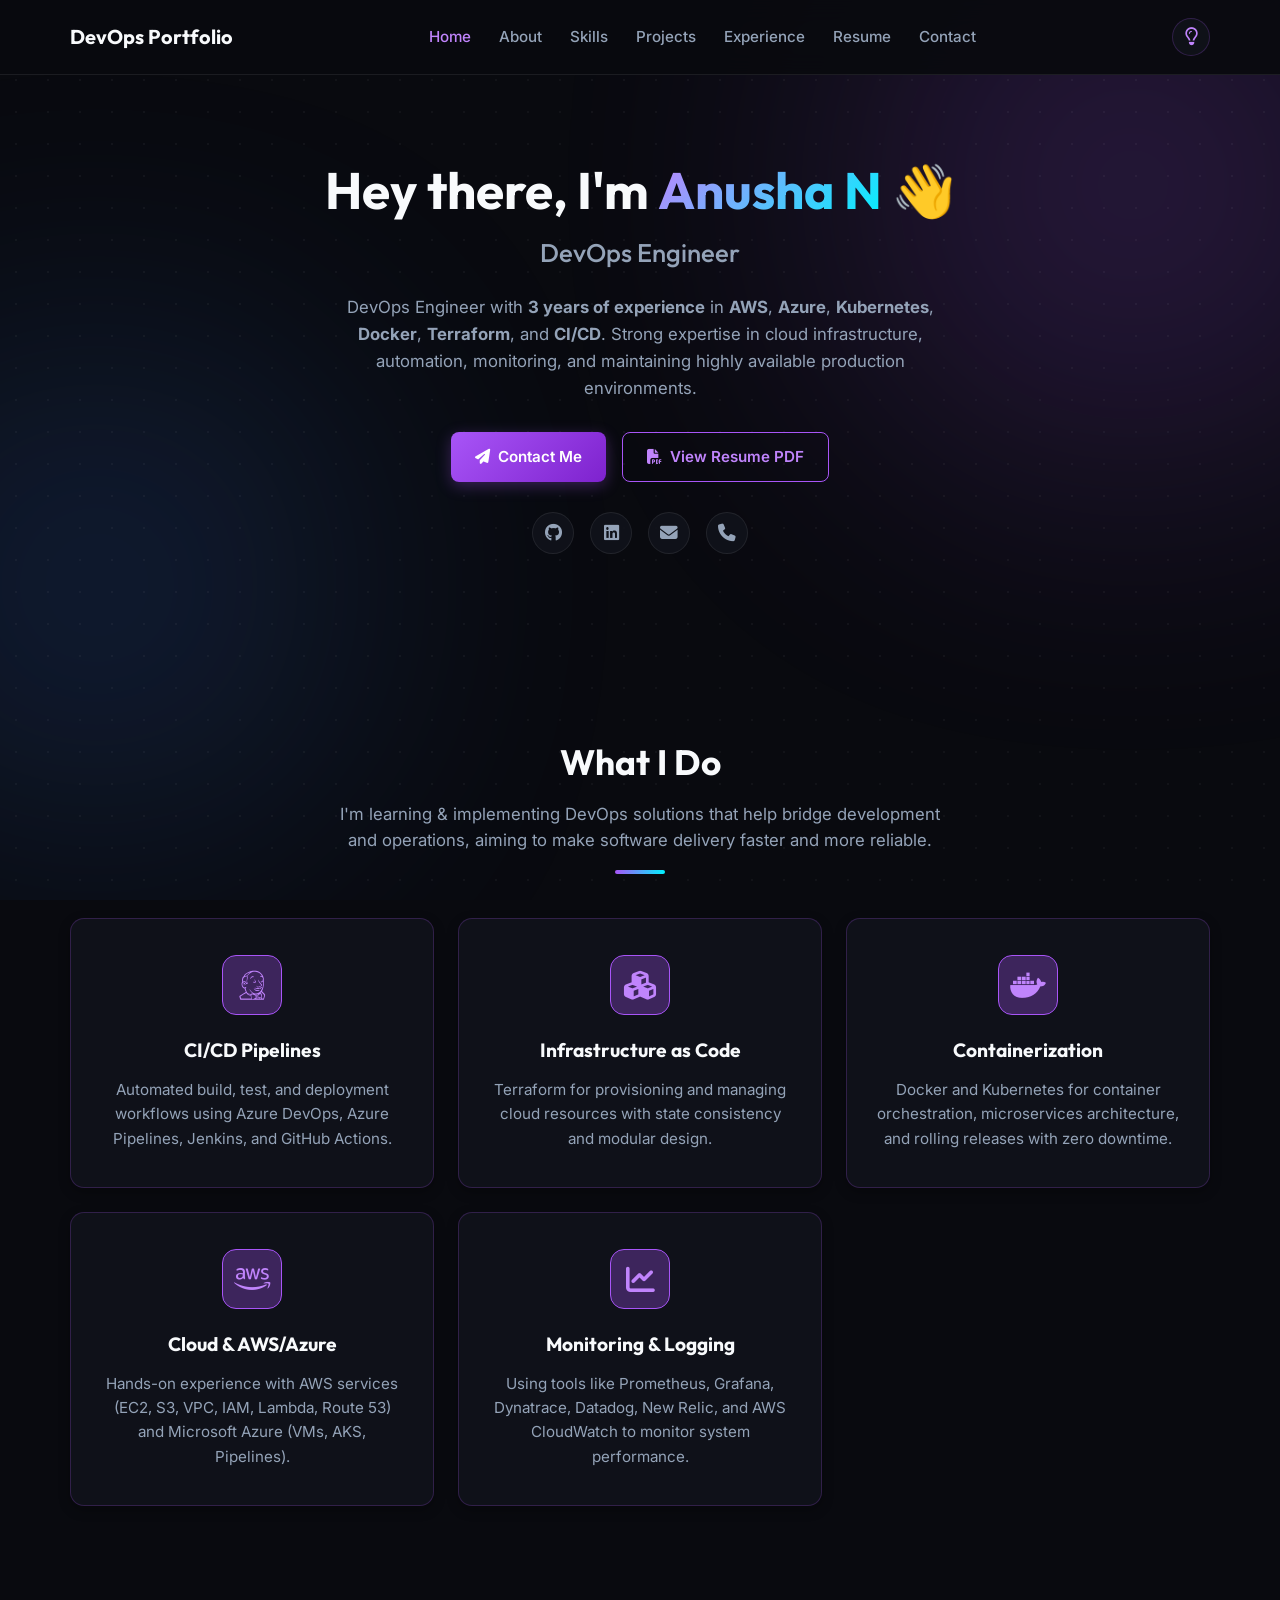
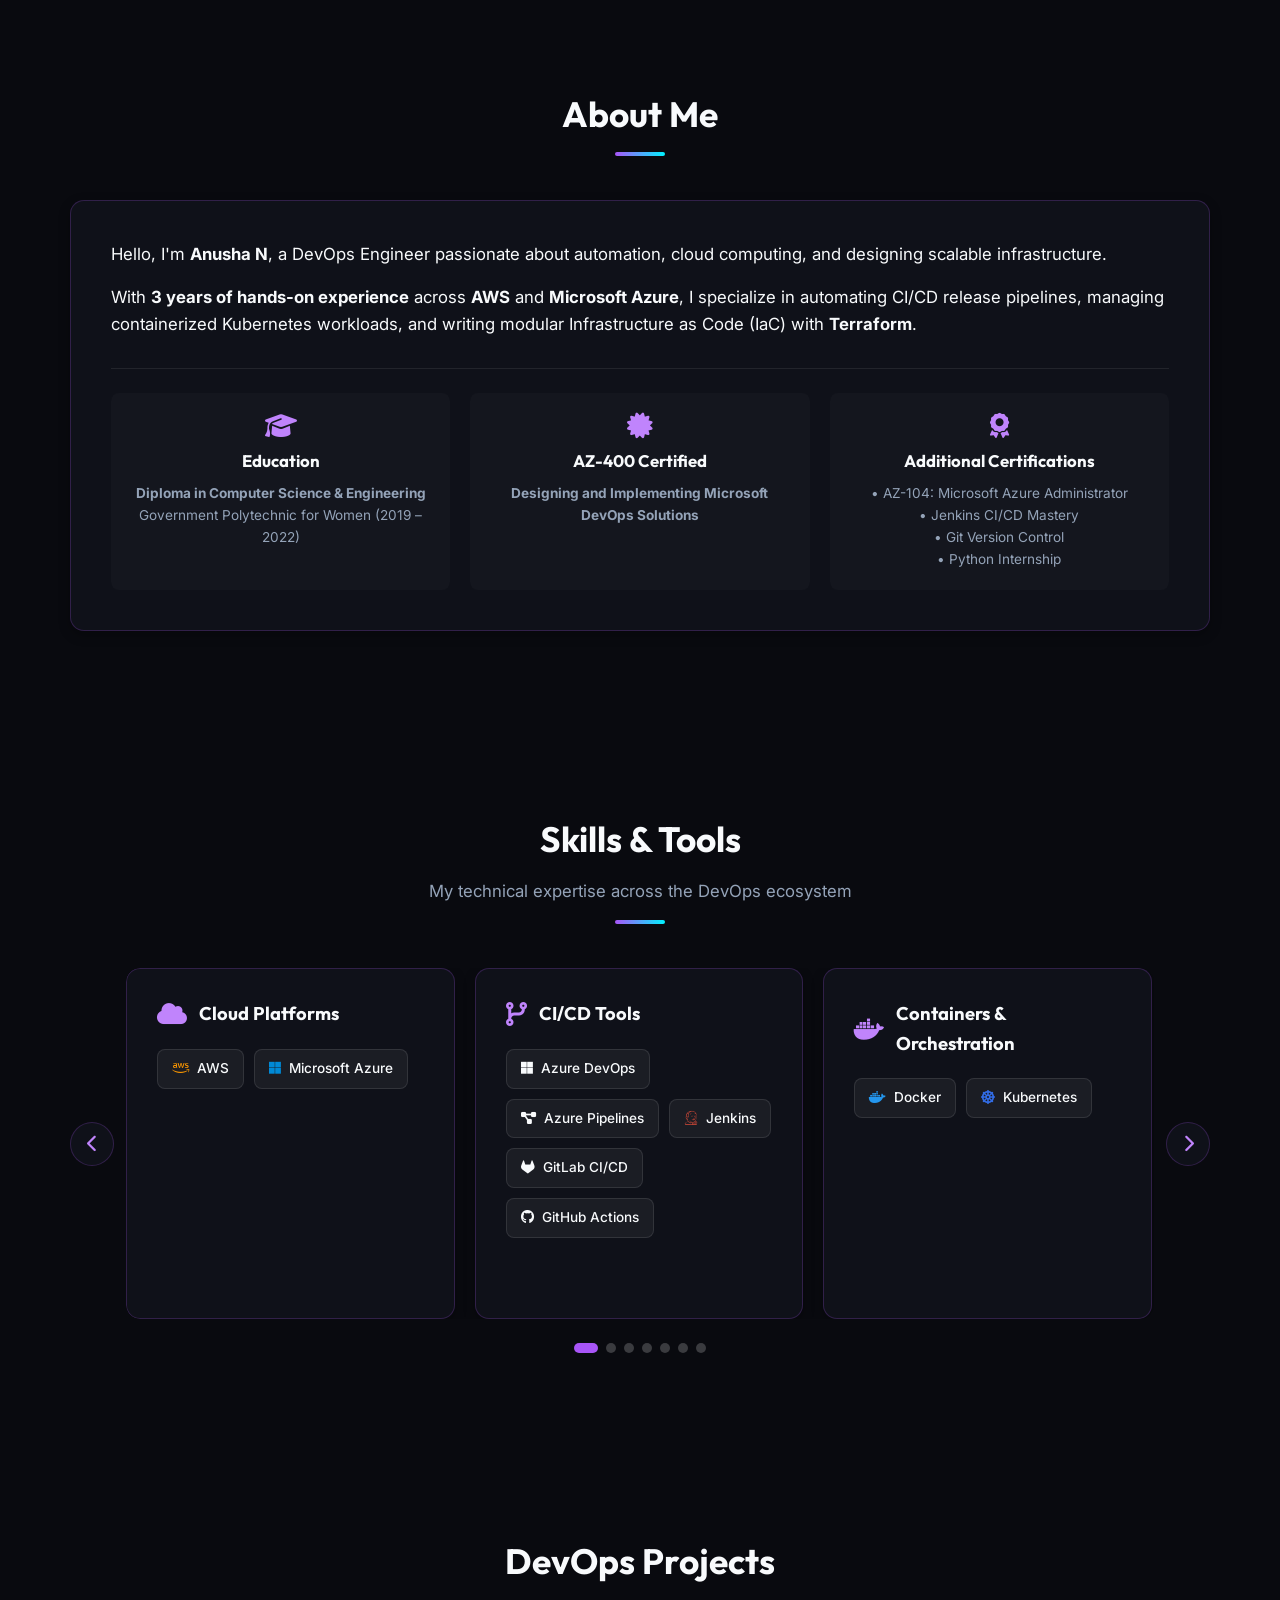
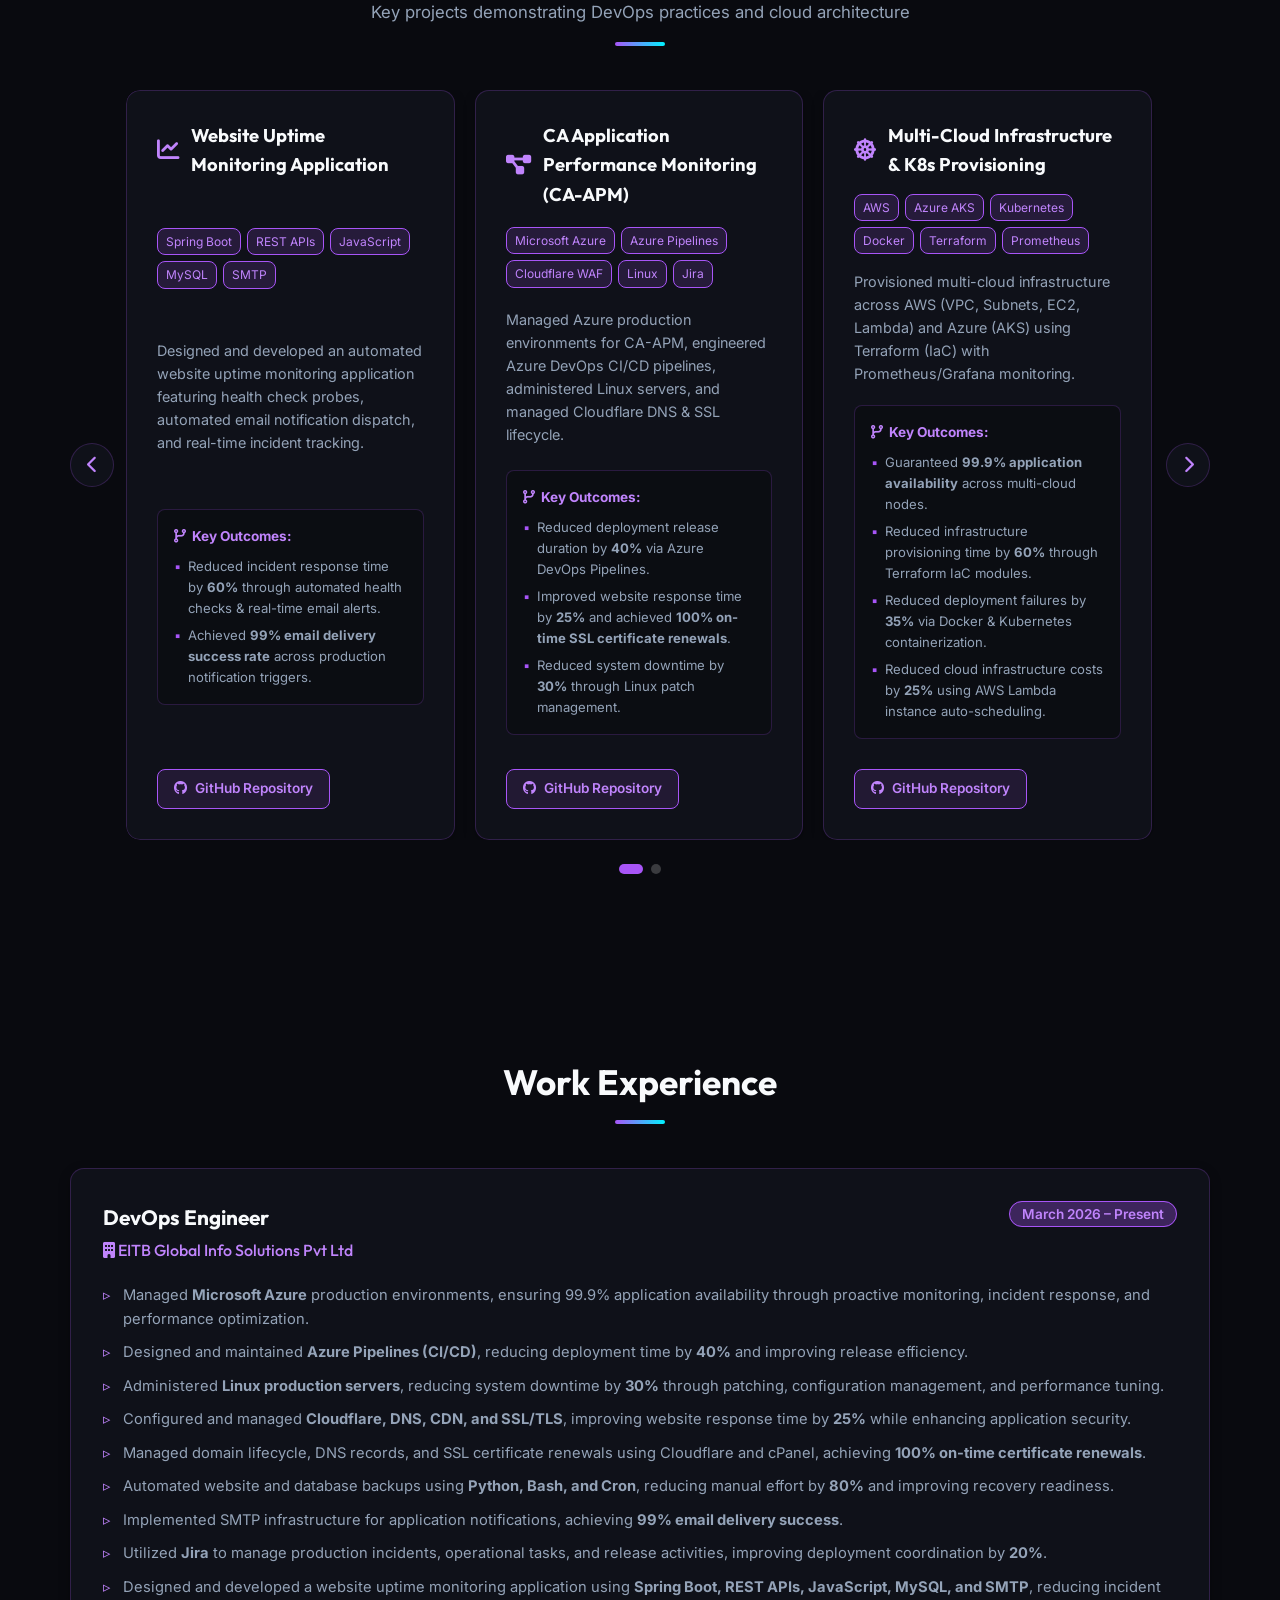
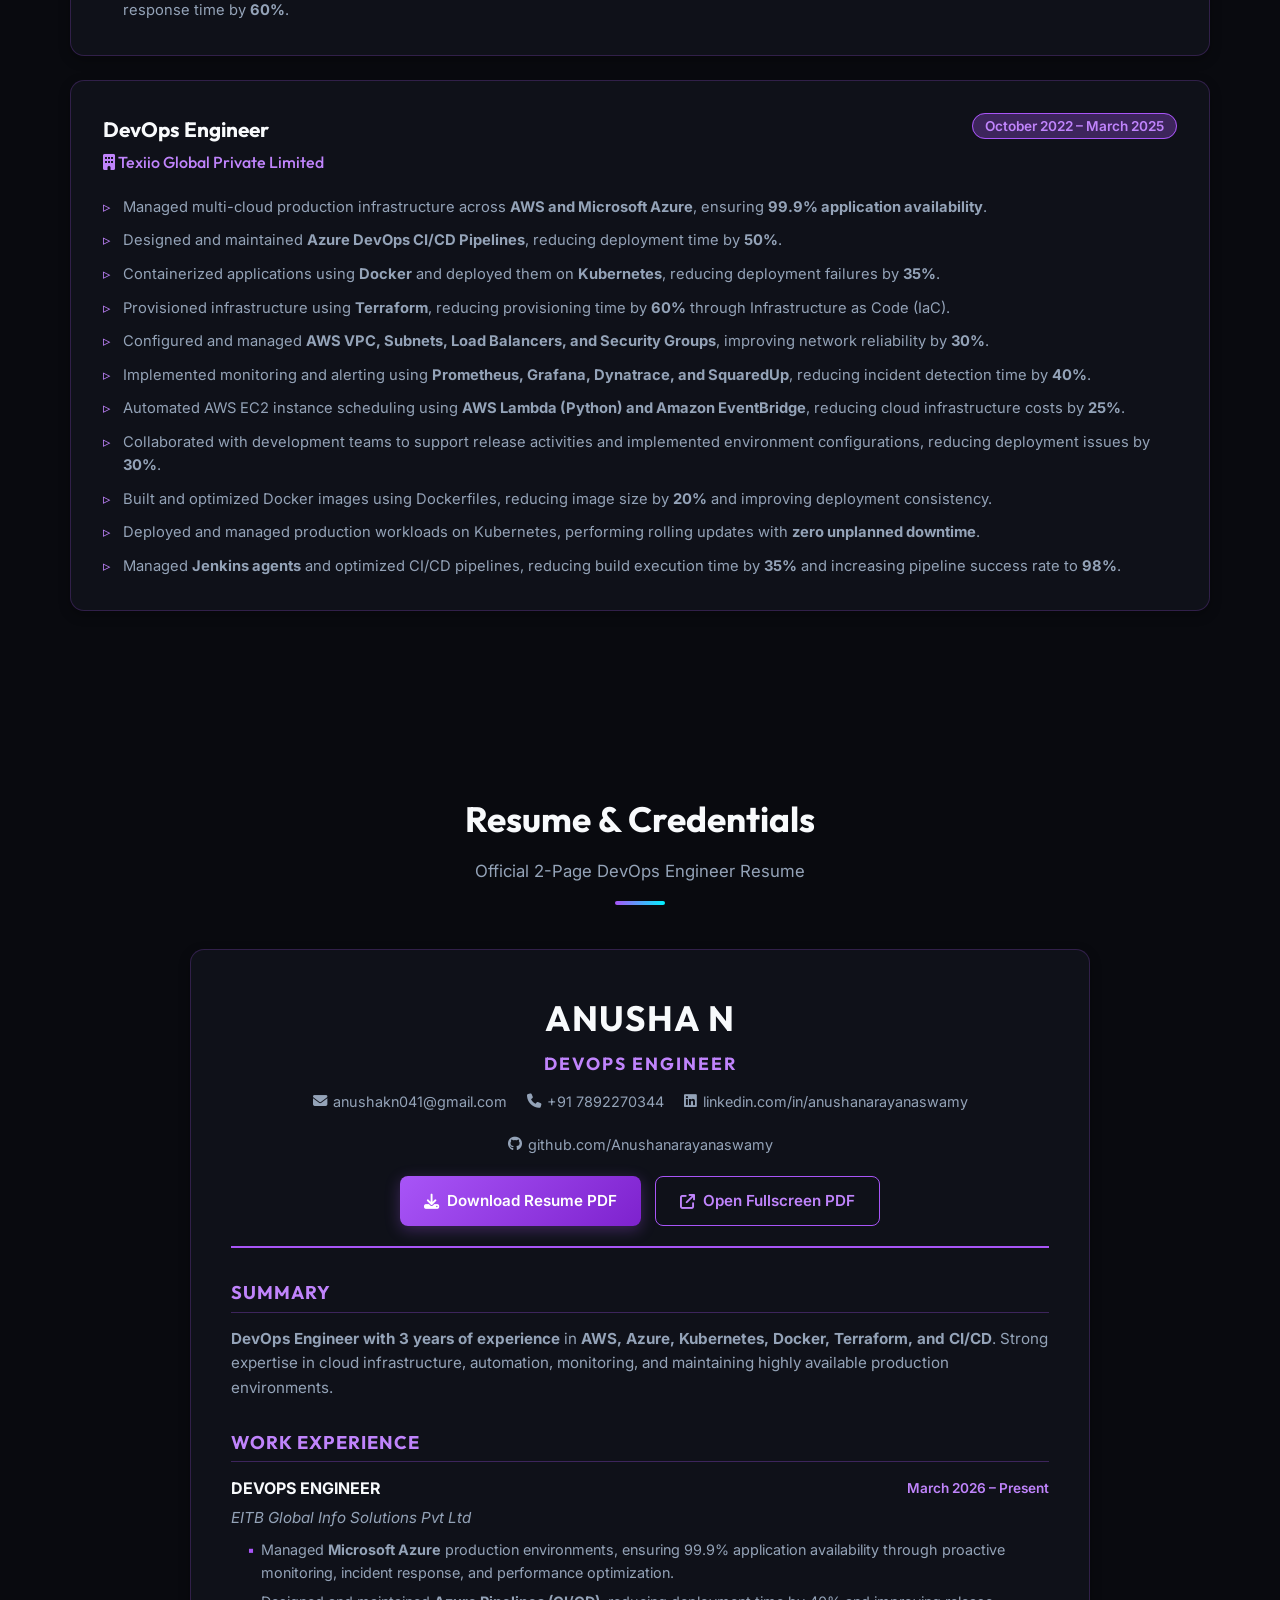
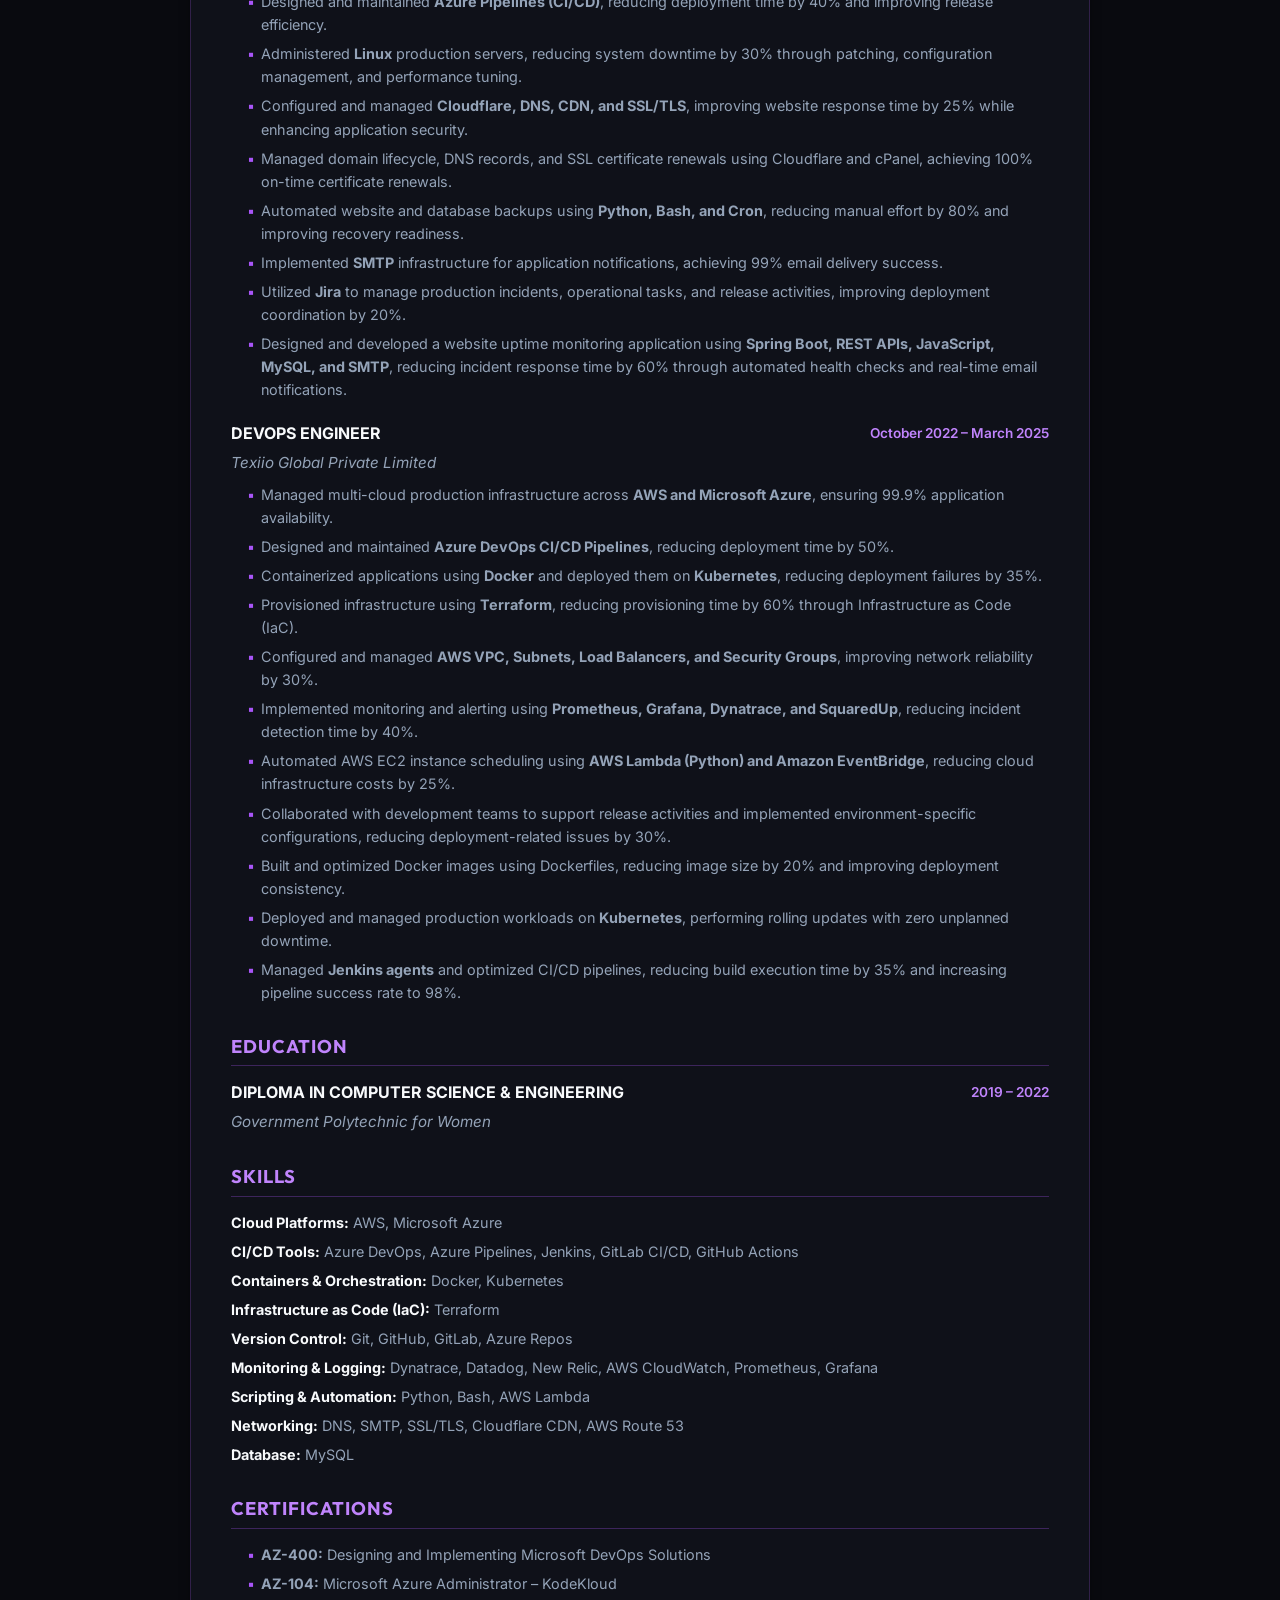
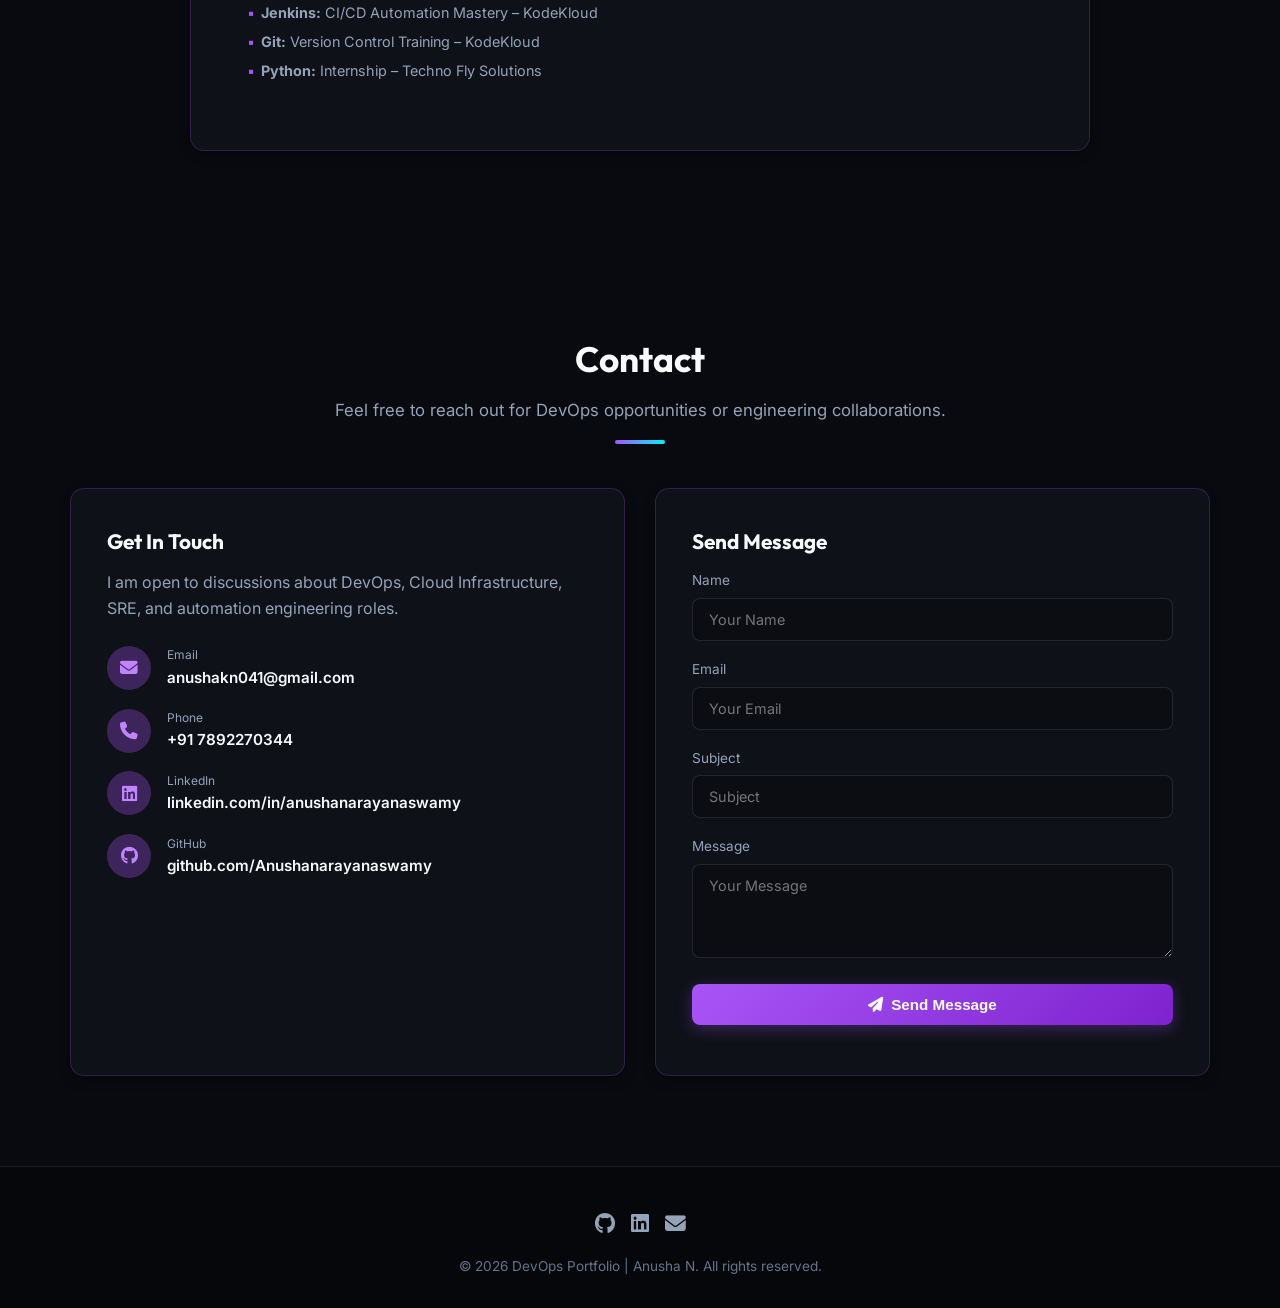
<file: index.html>
<!DOCTYPE html>
<html lang="en">
<head>
  <meta charset="UTF-8">
  <meta name="viewport" content="width=device-width, initial-scale=1.0">
  <title>Anusha N | DevOps Portfolio</title>
  <meta name="description" content="DevOps Engineer Portfolio of Anusha N - 2.8 years experience in AWS, Azure, Kubernetes, Docker, Terraform, and CI/CD.">
  <meta name="keywords" content="Anusha N, DevOps Engineer, Cloud Engineer, Azure, AWS, Kubernetes, Docker, Terraform, CI/CD, Jenkins, AZ-400">
  <meta name="author" content="Anusha N">

  <!-- Open Graph -->
  <meta property="og:title" content="Anusha N | DevOps Portfolio">
  <meta property="og:description" content="DevOps Engineer specializing in AWS, Azure, Kubernetes, Terraform & CI/CD Pipelines.">
  <meta property="og:type" content="website">

  <!-- Google Fonts -->
  <link rel="preconnect" href="https://fonts.googleapis.com">
  <link rel="preconnect" href="https://fonts.gstatic.com" crossorigin>
  <link href="https://fonts.googleapis.com/css2?family=Fira+Code:wght@400;500;600&family=Inter:wght@300;400;500;600;700;800&family=Outfit:wght@400;500;600;700;800&display=swap" rel="stylesheet">

  <!-- Font Awesome Icons -->
  <link rel="stylesheet" href="https://cdnjs.cloudflare.com/ajax/libs/font-awesome/6.5.1/css/all.min.css">

  <!-- Stylesheet -->
  <link rel="stylesheet" href="style.css">
</head>
<body class="dark-theme">
  <!-- Ambient Background Glow -->
  <div class="bg-glow-container">
    <div class="glow-orb orb-purple"></div>
    <div class="glow-orb orb-blue"></div>
    <div class="grid-overlay"></div>
  </div>

  <!-- Header Navigation -->
  <header class="navbar" id="navbar">
    <div class="container nav-container">
      <a href="#home" class="nav-logo">
        <span class="logo-title">DevOps Portfolio</span>
      </a>

      <nav class="nav-menu" id="nav-menu">
        <a href="#home" class="nav-link active">Home</a>
        <a href="#about" class="nav-link">About</a>
        <a href="#skills" class="nav-link">Skills</a>
        <a href="#projects" class="nav-link">Projects</a>
        <a href="#experience" class="nav-link">Experience</a>
        <a href="#resume" class="nav-link">Resume</a>
        <a href="#contact" class="nav-link">Contact</a>
      </nav>

      <div class="nav-actions">
        <!-- Light / Dark Theme Switcher -->
        <button class="theme-toggle-btn" id="theme-toggle" aria-label="Toggle Theme" title="Toggle Light/Dark Mode">
          <i class="fa-regular fa-lightbulb" id="theme-icon"></i>
        </button>

        <button class="mobile-toggle" id="mobile-toggle" aria-label="Toggle Menu">
          <i class="fa-solid fa-bars"></i>
        </button>
      </div>
    </div>
  </header>

  <main>
    <!-- Home / Hero Section -->
    <section class="hero-section" id="home">
      <div class="container hero-container">
        <div class="hero-content">
          <h1 class="hero-greeting">
            Hey there, I'm <span class="gradient-text">Anusha N</span> 👋
          </h1>
          <h2 class="hero-subtitle">DevOps Engineer</h2>
          <p class="hero-description">
            DevOps Engineer with <strong>3 years of experience</strong> in <strong>AWS</strong>, <strong>Azure</strong>, <strong>Kubernetes</strong>, <strong>Docker</strong>, <strong>Terraform</strong>, and <strong>CI/CD</strong>. Strong expertise in cloud infrastructure, automation, monitoring, and maintaining highly available production environments.
          </p>

          <div class="hero-buttons">
            <a href="#contact" class="btn btn-purple">
              <i class="fa-solid fa-paper-plane"></i> Contact Me
            </a>
            <a href="Anusha_N_DevOps_Resume_v2.pdf" target="_blank" class="btn btn-outline-purple">
              <i class="fa-solid fa-file-pdf"></i> View Resume PDF
            </a>
          </div>

          <div class="social-links">
            <a href="https://github.com/Anushanarayanaswamy" target="_blank" title="GitHub" class="social-icon">
              <i class="fa-brands fa-github"></i>
            </a>
            <a href="https://www.linkedin.com/in/anushanarayanaswamy" target="_blank" title="LinkedIn" class="social-icon">
              <i class="fa-brands fa-linkedin"></i>
            </a>
            <a href="mailto:anushakn041@gmail.com" title="Email" class="social-icon">
              <i class="fa-solid fa-envelope"></i>
            </a>
            <a href="tel:+917892270344" title="Phone" class="social-icon">
              <i class="fa-solid fa-phone"></i>
            </a>
          </div>
        </div>
      </div>
    </section>

    <!-- What I Do Section -->
    <section class="what-i-do-section section-padding" id="what-i-do">
      <div class="container">
        <div class="section-header text-center">
          <h2 class="section-title">What I Do</h2>
          <p class="section-desc">
            I'm learning & implementing DevOps solutions that help bridge development and operations, aiming to make software delivery faster and more reliable.
          </p>
          <div class="title-underline"></div>
        </div>

        <div class="wid-grid">
          <!-- 1. CI/CD Pipelines -->
          <div class="wid-card glass-card">
            <div class="wid-icon-wrap">
              <i class="fa-brands fa-jenkins wid-icon"></i>
            </div>
            <h3>CI/CD Pipelines</h3>
            <p>Automated build, test, and deployment workflows using Azure DevOps, Azure Pipelines, Jenkins, and GitHub Actions.</p>
          </div>

          <!-- 2. Infrastructure as Code -->
          <div class="wid-card glass-card">
            <div class="wid-icon-wrap">
              <i class="fa-solid fa-cubes wid-icon"></i>
            </div>
            <h3>Infrastructure as Code</h3>
            <p>Terraform for provisioning and managing cloud resources with state consistency and modular design.</p>
          </div>

          <!-- 3. Containerization -->
          <div class="wid-card glass-card">
            <div class="wid-icon-wrap">
              <i class="fa-brands fa-docker wid-icon"></i>
            </div>
            <h3>Containerization</h3>
            <p>Docker and Kubernetes for container orchestration, microservices architecture, and rolling releases with zero downtime.</p>
          </div>

          <!-- 4. Cloud & AWS/Azure -->
          <div class="wid-card glass-card">
            <div class="wid-icon-wrap">
              <i class="fa-brands fa-aws wid-icon"></i>
            </div>
            <h3>Cloud & AWS/Azure</h3>
            <p>Hands-on experience with AWS services (EC2, S3, VPC, IAM, Lambda, Route 53) and Microsoft Azure (VMs, AKS, Pipelines).</p>
          </div>

          <!-- 5. Monitoring & Logging -->
          <div class="wid-card glass-card">
            <div class="wid-icon-wrap">
              <i class="fa-solid fa-chart-line wid-icon"></i>
            </div>
            <h3>Monitoring & Logging</h3>
            <p>Using tools like Prometheus, Grafana, Dynatrace, Datadog, New Relic, and AWS CloudWatch to monitor system performance.</p>
          </div>
        </div>
      </div>
    </section>

    <!-- About Me Section -->
    <section class="about-section section-padding" id="about">
      <div class="container">
        <div class="section-header text-center">
          <h2 class="section-title">About Me</h2>
          <div class="title-underline"></div>
        </div>

        <div class="about-content glass-card">
          <div class="about-bio">
            <p>
              Hello, I'm <strong>Anusha N</strong>, a DevOps Engineer passionate about automation, cloud computing, and designing scalable infrastructure.
            </p>
            <p>
              With <strong>3 years of hands-on experience</strong> across <strong>AWS</strong> and <strong>Microsoft Azure</strong>, I specialize in automating CI/CD release pipelines, managing containerized Kubernetes workloads, and writing modular Infrastructure as Code (IaC) with <strong>Terraform</strong>.
            </p>
          </div>

          <div class="about-highlights-grid">
            <div class="ab-card">
              <i class="fa-solid fa-graduation-cap ab-icon"></i>
              <h4>Education</h4>
              <p><strong>Diploma in Computer Science & Engineering</strong><br>Government Polytechnic for Women (2019 – 2022)</p>
            </div>

            <div class="ab-card">
              <i class="fa-solid fa-certificate ab-icon"></i>
              <h4>AZ-400 Certified</h4>
              <p><strong>Designing and Implementing Microsoft DevOps Solutions</strong></p>
            </div>

            <div class="ab-card">
              <i class="fa-solid fa-award ab-icon"></i>
              <h4>Additional Certifications</h4>
              <p>• AZ-104: Microsoft Azure Administrator<br>• Jenkins CI/CD Mastery<br>• Git Version Control<br>• Python Internship</p>
            </div>
          </div>
        </div>
      </div>
    </section>

    <!-- Skills & Tools Section -->
    <section class="skills-section section-padding" id="skills">
      <div class="container">
        <div class="section-header text-center">
          <h2 class="section-title">Skills & Tools</h2>
          <p class="section-desc">My technical expertise across the DevOps ecosystem</p>
          <div class="title-underline"></div>
        </div>

        <div class="slider-wrapper">
          <button class="slider-arrow prev-arrow" id="skills-prev" aria-label="Previous Skill"><i class="fa-solid fa-chevron-left"></i></button>

          <div class="slider-container" id="skills-slider">
            <div class="slider-track">
              <!-- Card 1: Cloud Platforms -->
              <div class="slider-card glass-card">
                <div class="slider-card-header">
                  <i class="fa-solid fa-cloud cat-icon"></i>
                  <h3>Cloud Platforms</h3>
                </div>
                <div class="slider-badge-list">
                  <span class="skill-item"><i class="fa-brands fa-aws aws-color"></i> AWS</span>
                  <span class="skill-item"><i class="fa-brands fa-microsoft azure-color"></i> Microsoft Azure</span>
                </div>
              </div>

              <!-- Card 2: CI/CD Tools -->
              <div class="slider-card glass-card">
                <div class="slider-card-header">
                  <i class="fa-solid fa-code-branch cat-icon"></i>
                  <h3>CI/CD Tools</h3>
                </div>
                <div class="slider-badge-list">
                  <span class="skill-item"><i class="fa-brands fa-microsoft"></i> Azure DevOps</span>
                  <span class="skill-item"><i class="fa-solid fa-diagram-project"></i> Azure Pipelines</span>
                  <span class="skill-item"><i class="fa-brands fa-jenkins jenkins-color"></i> Jenkins</span>
                  <span class="skill-item"><i class="fa-brands fa-gitlab"></i> GitLab CI/CD</span>
                  <span class="skill-item"><i class="fa-brands fa-github"></i> GitHub Actions</span>
                </div>
              </div>

              <!-- Card 3: Containers & Orchestration -->
              <div class="slider-card glass-card">
                <div class="slider-card-header">
                  <i class="fa-brands fa-docker cat-icon"></i>
                  <h3>Containers & Orchestration</h3>
                </div>
                <div class="slider-badge-list">
                  <span class="skill-item"><i class="fa-brands fa-docker docker-color"></i> Docker</span>
                  <span class="skill-item"><i class="fa-solid fa-dharmachakra k8s-color"></i> Kubernetes</span>
                </div>
              </div>

              <!-- Card 4: Infrastructure as Code -->
              <div class="slider-card glass-card">
                <div class="slider-card-header">
                  <i class="fa-solid fa-cubes cat-icon"></i>
                  <h3>Infrastructure as Code (IaC)</h3>
                </div>
                <div class="slider-badge-list">
                  <span class="skill-item"><i class="fa-solid fa-cube terraform-color"></i> Terraform</span>
                </div>
              </div>

              <!-- Card 5: Version Control -->
              <div class="slider-card glass-card">
                <div class="slider-card-header">
                  <i class="fa-brands fa-git-alt cat-icon"></i>
                  <h3>Version Control</h3>
                </div>
                <div class="slider-badge-list">
                  <span class="skill-item"><i class="fa-brands fa-git-alt"></i> Git</span>
                  <span class="skill-item"><i class="fa-brands fa-github"></i> GitHub</span>
                  <span class="skill-item"><i class="fa-brands fa-gitlab"></i> GitLab</span>
                  <span class="skill-item"><i class="fa-brands fa-microsoft"></i> Azure Repos</span>
                </div>
              </div>

              <!-- Card 6: Monitoring & Logging -->
              <div class="slider-card glass-card">
                <div class="slider-card-header">
                  <i class="fa-solid fa-chart-line cat-icon"></i>
                  <h3>Monitoring & Logging</h3>
                </div>
                <div class="slider-badge-list">
                  <span class="skill-item"><i class="fa-solid fa-chart-pie"></i> Prometheus</span>
                  <span class="skill-item"><i class="fa-solid fa-chart-line"></i> Grafana</span>
                  <span class="skill-item"><i class="fa-solid fa-wave-square"></i> Dynatrace</span>
                  <span class="skill-item"><i class="fa-solid fa-dog"></i> Datadog</span>
                  <span class="skill-item"><i class="fa-solid fa-fire"></i> New Relic</span>
                  <span class="skill-item"><i class="fa-brands fa-aws"></i> AWS CloudWatch</span>
                  <span class="skill-item"><i class="fa-solid fa-square-poll-vertical"></i> SquaredUp</span>
                </div>
              </div>

              <!-- Card 7: Scripting & Automation -->
              <div class="slider-card glass-card">
                <div class="slider-card-header">
                  <i class="fa-solid fa-terminal cat-icon"></i>
                  <h3>Scripting & Automation</h3>
                </div>
                <div class="slider-badge-list">
                  <span class="skill-item"><i class="fa-brands fa-python python-color"></i> Python</span>
                  <span class="skill-item"><i class="fa-solid fa-terminal"></i> Bash</span>
                  <span class="skill-item"><i class="fa-solid fa-bolt"></i> AWS Lambda</span>
                </div>
              </div>

              <!-- Card 8: Networking & Security -->
              <div class="slider-card glass-card">
                <div class="slider-card-header">
                  <i class="fa-solid fa-network-wired cat-icon"></i>
                  <h3>Networking & Security</h3>
                </div>
                <div class="slider-badge-list">
                  <span class="skill-item"><i class="fa-solid fa-globe"></i> DNS</span>
                  <span class="skill-item"><i class="fa-solid fa-envelope"></i> SMTP</span>
                  <span class="skill-item"><i class="fa-solid fa-lock"></i> SSL / TLS</span>
                  <span class="skill-item"><i class="fa-solid fa-shield-halved"></i> Cloudflare CDN</span>
                  <span class="skill-item"><i class="fa-brands fa-aws"></i> AWS Route 53</span>
                </div>
              </div>

              <!-- Card 9: Database -->
              <div class="slider-card glass-card">
                <div class="slider-card-header">
                  <i class="fa-solid fa-database cat-icon"></i>
                  <h3>Database</h3>
                </div>
                <div class="slider-badge-list">
                  <span class="skill-item"><i class="fa-solid fa-database mysql-color"></i> MySQL</span>
                </div>
              </div>
            </div>
          </div>

          <button class="slider-arrow next-arrow" id="skills-next" aria-label="Next Skill"><i class="fa-solid fa-chevron-right"></i></button>
        </div>

        <div class="slider-dots" id="skills-dots"></div>
      </div>
    </section>

    <!-- DevOps Projects Section -->
    <section class="projects-section section-padding" id="projects">
      <div class="container">
        <div class="section-header text-center">
          <h2 class="section-title">DevOps Projects</h2>
          <p class="section-desc">Key projects demonstrating DevOps practices and cloud architecture</p>
          <div class="title-underline"></div>
        </div>

        <div class="slider-wrapper">
          <button class="slider-arrow prev-arrow" id="projects-prev" aria-label="Previous Project"><i class="fa-solid fa-chevron-left"></i></button>

          <div class="slider-container" id="projects-slider">
            <div class="slider-track">
              <!-- Project 1 -->
              <div class="project-card-slide glass-card">
                <div class="p-slide-header">
                  <i class="fa-solid fa-chart-line p-icon"></i>
                  <h3>Website Uptime Monitoring Application</h3>
                </div>

                <div class="p-tags-list">
                  <span class="p-tag">Spring Boot</span>
                  <span class="p-tag">REST APIs</span>
                  <span class="p-tag">JavaScript</span>
                  <span class="p-tag">MySQL</span>
                  <span class="p-tag">SMTP</span>
                </div>

                <p class="p-desc">
                  Designed and developed an automated website uptime monitoring application featuring health check probes, automated email notification dispatch, and real-time incident tracking.
                </p>

                <div class="key-outcomes-box">
                  <div class="ko-title"><i class="fa-solid fa-code-branch"></i> Key Outcomes:</div>
                  <ul class="ko-list">
                    <li>Reduced incident response time by <strong>60%</strong> through automated health checks & real-time email alerts.</li>
                    <li>Achieved <strong>99% email delivery success rate</strong> across production notification triggers.</li>
                  </ul>
                </div>

                <a href="https://github.com/Anushanarayanaswamy" target="_blank" class="p-github-btn">
                  <i class="fa-brands fa-github"></i> GitHub Repository
                </a>
              </div>

              <!-- Project 2 -->
              <div class="project-card-slide glass-card">
                <div class="p-slide-header">
                  <i class="fa-solid fa-diagram-project p-icon"></i>
                  <h3>CA Application Performance Monitoring (CA-APM)</h3>
                </div>

                <div class="p-tags-list">
                  <span class="p-tag">Microsoft Azure</span>
                  <span class="p-tag">Azure Pipelines</span>
                  <span class="p-tag">Cloudflare WAF</span>
                  <span class="p-tag">Linux</span>
                  <span class="p-tag">Jira</span>
                </div>

                <p class="p-desc">
                  Managed Azure production environments for CA-APM, engineered Azure DevOps CI/CD pipelines, administered Linux servers, and managed Cloudflare DNS & SSL lifecycle.
                </p>

                <div class="key-outcomes-box">
                  <div class="ko-title"><i class="fa-solid fa-code-branch"></i> Key Outcomes:</div>
                  <ul class="ko-list">
                    <li>Reduced deployment release duration by <strong>40%</strong> via Azure DevOps Pipelines.</li>
                    <li>Improved website response time by <strong>25%</strong> and achieved <strong>100% on-time SSL certificate renewals</strong>.</li>
                    <li>Reduced system downtime by <strong>30%</strong> through Linux patch management.</li>
                  </ul>
                </div>

                <a href="https://github.com/Anushanarayanaswamy" target="_blank" class="p-github-btn">
                  <i class="fa-brands fa-github"></i> GitHub Repository
                </a>
              </div>

              <!-- Project 3 -->
              <div class="project-card-slide glass-card">
                <div class="p-slide-header">
                  <i class="fa-solid fa-dharmachakra p-icon"></i>
                  <h3>Multi-Cloud Infrastructure & K8s Provisioning</h3>
                </div>

                <div class="p-tags-list">
                  <span class="p-tag">AWS</span>
                  <span class="p-tag">Azure AKS</span>
                  <span class="p-tag">Kubernetes</span>
                  <span class="p-tag">Docker</span>
                  <span class="p-tag">Terraform</span>
                  <span class="p-tag">Prometheus</span>
                </div>

                <p class="p-desc">
                  Provisioned multi-cloud infrastructure across AWS (VPC, Subnets, EC2, Lambda) and Azure (AKS) using Terraform (IaC) with Prometheus/Grafana monitoring.
                </p>

                <div class="key-outcomes-box">
                  <div class="ko-title"><i class="fa-solid fa-code-branch"></i> Key Outcomes:</div>
                  <ul class="ko-list">
                    <li>Guaranteed <strong>99.9% application availability</strong> across multi-cloud nodes.</li>
                    <li>Reduced infrastructure provisioning time by <strong>60%</strong> through Terraform IaC modules.</li>
                    <li>Reduced deployment failures by <strong>35%</strong> via Docker & Kubernetes containerization.</li>
                    <li>Reduced cloud infrastructure costs by <strong>25%</strong> using AWS Lambda instance auto-scheduling.</li>
                  </ul>
                </div>

                <a href="https://github.com/Anushanarayanaswamy" target="_blank" class="p-github-btn">
                  <i class="fa-brands fa-github"></i> GitHub Repository
                </a>
              </div>

              <!-- Project 4 -->
              <div class="project-card-slide glass-card">
                <div class="p-slide-header">
                  <i class="fa-solid fa-box-archive p-icon"></i>
                  <h3>Automated Backup & Disaster Recovery Framework</h3>
                </div>

                <div class="p-tags-list">
                  <span class="p-tag">Python</span>
                  <span class="p-tag">Bash</span>
                  <span class="p-tag">Cron Jobs</span>
                  <span class="p-tag">AWS S3</span>
                  <span class="p-tag">MySQL</span>
                </div>

                <p class="p-desc">
                  Automated website and MySQL database backups using Python, Bash scripting, and Linux Cron jobs, uploading snapshots directly to Amazon S3.
                </p>

                <div class="key-outcomes-box">
                  <div class="ko-title"><i class="fa-solid fa-code-branch"></i> Key Outcomes:</div>
                  <ul class="ko-list">
                    <li>Reduced manual backup effort by <strong>80%</strong> and significantly improved disaster recovery readiness.</li>
                    <li>Maintained <strong>100% data integrity</strong> across production database snapshots.</li>
                  </ul>
                </div>

                <a href="https://github.com/Anushanarayanaswamy" target="_blank" class="p-github-btn">
                  <i class="fa-brands fa-github"></i> GitHub Repository
                </a>
              </div>
            </div>
          </div>

          <button class="slider-arrow next-arrow" id="projects-next" aria-label="Next Project"><i class="fa-solid fa-chevron-right"></i></button>
        </div>

        <div class="slider-dots" id="projects-dots"></div>
      </div>
    </section>

    <!-- Work Experience Timeline Section -->
    <section class="experience-section section-padding" id="experience">
      <div class="container">
        <div class="section-header text-center">
          <h2 class="section-title">Work Experience</h2>
          <div class="title-underline"></div>
        </div>

        <div class="timeline-wrapper">
          <!-- Item 1 -->
          <div class="timeline-card glass-card">
            <div class="exp-head">
              <div>
                <h3 class="exp-title">DevOps Engineer</h3>
                <h4 class="exp-company"><i class="fa-solid fa-building"></i> EITB Global Info Solutions Pvt Ltd</h4>
              </div>
              <div class="exp-period">
                <span class="exp-badge">March 2026 – Present</span>
              </div>
            </div>

            <ul class="exp-bullets">
              <li>Managed <strong>Microsoft Azure</strong> production environments, ensuring 99.9% application availability through proactive monitoring, incident response, and performance optimization.</li>
              <li>Designed and maintained <strong>Azure Pipelines (CI/CD)</strong>, reducing deployment time by <strong>40%</strong> and improving release efficiency.</li>
              <li>Administered <strong>Linux production servers</strong>, reducing system downtime by <strong>30%</strong> through patching, configuration management, and performance tuning.</li>
              <li>Configured and managed <strong>Cloudflare, DNS, CDN, and SSL/TLS</strong>, improving website response time by <strong>25%</strong> while enhancing application security.</li>
              <li>Managed domain lifecycle, DNS records, and SSL certificate renewals using Cloudflare and cPanel, achieving <strong>100% on-time certificate renewals</strong>.</li>
              <li>Automated website and database backups using <strong>Python, Bash, and Cron</strong>, reducing manual effort by <strong>80%</strong> and improving recovery readiness.</li>
              <li>Implemented SMTP infrastructure for application notifications, achieving <strong>99% email delivery success</strong>.</li>
              <li>Utilized <strong>Jira</strong> to manage production incidents, operational tasks, and release activities, improving deployment coordination by <strong>20%</strong>.</li>
              <li>Designed and developed a website uptime monitoring application using <strong>Spring Boot, REST APIs, JavaScript, MySQL, and SMTP</strong>, reducing incident response time by <strong>60%</strong>.</li>
            </ul>
          </div>

          <!-- Item 2 -->
          <div class="timeline-card glass-card">
            <div class="exp-head">
              <div>
                <h3 class="exp-title">DevOps Engineer</h3>
                <h4 class="exp-company"><i class="fa-solid fa-building"></i> Texiio Global Private Limited</h4>
              </div>
              <div class="exp-period">
                <span class="exp-badge">October 2022 – March 2025</span>
              </div>
            </div>

            <ul class="exp-bullets">
              <li>Managed multi-cloud production infrastructure across <strong>AWS and Microsoft Azure</strong>, ensuring <strong>99.9% application availability</strong>.</li>
              <li>Designed and maintained <strong>Azure DevOps CI/CD Pipelines</strong>, reducing deployment time by <strong>50%</strong>.</li>
              <li>Containerized applications using <strong>Docker</strong> and deployed them on <strong>Kubernetes</strong>, reducing deployment failures by <strong>35%</strong>.</li>
              <li>Provisioned infrastructure using <strong>Terraform</strong>, reducing provisioning time by <strong>60%</strong> through Infrastructure as Code (IaC).</li>
              <li>Configured and managed <strong>AWS VPC, Subnets, Load Balancers, and Security Groups</strong>, improving network reliability by <strong>30%</strong>.</li>
              <li>Implemented monitoring and alerting using <strong>Prometheus, Grafana, Dynatrace, and SquaredUp</strong>, reducing incident detection time by <strong>40%</strong>.</li>
              <li>Automated AWS EC2 instance scheduling using <strong>AWS Lambda (Python) and Amazon EventBridge</strong>, reducing cloud infrastructure costs by <strong>25%</strong>.</li>
              <li>Collaborated with development teams to support release activities and implemented environment configurations, reducing deployment issues by <strong>30%</strong>.</li>
              <li>Built and optimized Docker images using Dockerfiles, reducing image size by <strong>20%</strong> and improving deployment consistency.</li>
              <li>Deployed and managed production workloads on Kubernetes, performing rolling updates with <strong>zero unplanned downtime</strong>.</li>
              <li>Managed <strong>Jenkins agents</strong> and optimized CI/CD pipelines, reducing build execution time by <strong>35%</strong> and increasing pipeline success rate to <strong>98%</strong>.</li>
            </ul>
          </div>
        </div>
      </div>
    </section>

    <!-- Visual In-Page Resume Document Section -->
    <section class="resume-section section-padding" id="resume">
      <div class="container">
        <div class="section-header text-center">
          <h2 class="section-title">Resume & Credentials</h2>
          <p class="section-desc">Official 2-Page DevOps Engineer Resume</p>
          <div class="title-underline"></div>
        </div>

        <div class="resume-paper-container glass-card">
          <div class="resume-paper-header text-center">
            <h1 class="r-name">ANUSHA N</h1>
            <h2 class="r-role">DEVOPS ENGINEER</h2>
            <div class="r-contacts">
              <span><i class="fa-solid fa-envelope"></i> anushakn041@gmail.com</span>
              <span><i class="fa-solid fa-phone"></i> +91 7892270344</span>
              <span><i class="fa-brands fa-linkedin"></i> linkedin.com/in/anushanarayanaswamy</span>
              <span><i class="fa-brands fa-github"></i> github.com/Anushanarayanaswamy</span>
            </div>
            
            <div class="r-actions-top">
              <a href="Anusha_N_DevOps_Resume_v2.pdf" download="Anusha_N_DevOps_Resume_v2.pdf" class="btn btn-purple">
                <i class="fa-solid fa-download"></i> Download Resume PDF
              </a>
              <a href="Anusha_N_DevOps_Resume_v2.pdf" target="_blank" class="btn btn-outline-purple">
                <i class="fa-solid fa-arrow-up-right-from-square"></i> Open Fullscreen PDF
              </a>
            </div>
          </div>

          <div class="resume-paper-body">
            <!-- Summary -->
            <div class="r-sec">
              <h3 class="r-sec-title">Summary</h3>
              <p class="r-sec-text">
                <strong>DevOps Engineer with 3 years of experience</strong> in <strong>AWS, Azure, Kubernetes, Docker, Terraform, and CI/CD</strong>. Strong expertise in cloud infrastructure, automation, monitoring, and maintaining highly available production environments.
              </p>
            </div>

            <!-- Work Experience -->
            <div class="r-sec">
              <h3 class="r-sec-title">Work Experience</h3>

              <!-- Job 1 -->
              <div class="r-job">
                <div class="r-job-head">
                  <span class="r-job-role">DEVOPS ENGINEER</span>
                  <span class="r-job-date">March 2026 – Present</span>
                </div>
                <div class="r-job-comp">EITB Global Info Solutions Pvt Ltd</div>
                <ul class="r-bullets">
                  <li>Managed <strong>Microsoft Azure</strong> production environments, ensuring 99.9% application availability through proactive monitoring, incident response, and performance optimization.</li>
                  <li>Designed and maintained <strong>Azure Pipelines (CI/CD)</strong>, reducing deployment time by 40% and improving release efficiency.</li>
                  <li>Administered <strong>Linux</strong> production servers, reducing system downtime by 30% through patching, configuration management, and performance tuning.</li>
                  <li>Configured and managed <strong>Cloudflare, DNS, CDN, and SSL/TLS</strong>, improving website response time by 25% while enhancing application security.</li>
                  <li>Managed domain lifecycle, DNS records, and SSL certificate renewals using Cloudflare and cPanel, achieving 100% on-time certificate renewals.</li>
                  <li>Automated website and database backups using <strong>Python, Bash, and Cron</strong>, reducing manual effort by 80% and improving recovery readiness.</li>
                  <li>Implemented <strong>SMTP</strong> infrastructure for application notifications, achieving 99% email delivery success.</li>
                  <li>Utilized <strong>Jira</strong> to manage production incidents, operational tasks, and release activities, improving deployment coordination by 20%.</li>
                  <li>Designed and developed a website uptime monitoring application using <strong>Spring Boot, REST APIs, JavaScript, MySQL, and SMTP</strong>, reducing incident response time by 60% through automated health checks and real-time email notifications.</li>
                </ul>
              </div>

              <!-- Job 2 -->
              <div class="r-job">
                <div class="r-job-head">
                  <span class="r-job-role">DEVOPS ENGINEER</span>
                  <span class="r-job-date">October 2022 – March 2025</span>
                </div>
                <div class="r-job-comp">Texiio Global Private Limited</div>
                <ul class="r-bullets">
                  <li>Managed multi-cloud production infrastructure across <strong>AWS and Microsoft Azure</strong>, ensuring 99.9% application availability.</li>
                  <li>Designed and maintained <strong>Azure DevOps CI/CD Pipelines</strong>, reducing deployment time by 50%.</li>
                  <li>Containerized applications using <strong>Docker</strong> and deployed them on <strong>Kubernetes</strong>, reducing deployment failures by 35%.</li>
                  <li>Provisioned infrastructure using <strong>Terraform</strong>, reducing provisioning time by 60% through Infrastructure as Code (IaC).</li>
                  <li>Configured and managed <strong>AWS VPC, Subnets, Load Balancers, and Security Groups</strong>, improving network reliability by 30%.</li>
                  <li>Implemented monitoring and alerting using <strong>Prometheus, Grafana, Dynatrace, and SquaredUp</strong>, reducing incident detection time by 40%.</li>
                  <li>Automated AWS EC2 instance scheduling using <strong>AWS Lambda (Python) and Amazon EventBridge</strong>, reducing cloud infrastructure costs by 25%.</li>
                  <li>Collaborated with development teams to support release activities and implemented environment-specific configurations, reducing deployment-related issues by 30%.</li>
                  <li>Built and optimized Docker images using Dockerfiles, reducing image size by 20% and improving deployment consistency.</li>
                  <li>Deployed and managed production workloads on <strong>Kubernetes</strong>, performing rolling updates with zero unplanned downtime.</li>
                  <li>Managed <strong>Jenkins agents</strong> and optimized CI/CD pipelines, reducing build execution time by 35% and increasing pipeline success rate to 98%.</li>
                </ul>
              </div>
            </div>

            <!-- Education -->
            <div class="r-sec">
              <h3 class="r-sec-title">Education</h3>
              <div class="r-job-head">
                <span class="r-job-role">Diploma in Computer Science & Engineering</span>
                <span class="r-job-date">2019 – 2022</span>
              </div>
              <div class="r-job-comp">Government Polytechnic for Women</div>
            </div>

            <!-- Skills -->
            <div class="r-sec">
              <h3 class="r-sec-title">Skills</h3>
              <p class="r-skill-line"><strong>Cloud Platforms:</strong> AWS, Microsoft Azure</p>
              <p class="r-skill-line"><strong>CI/CD Tools:</strong> Azure DevOps, Azure Pipelines, Jenkins, GitLab CI/CD, GitHub Actions</p>
              <p class="r-skill-line"><strong>Containers & Orchestration:</strong> Docker, Kubernetes</p>
              <p class="r-skill-line"><strong>Infrastructure as Code (IaC):</strong> Terraform</p>
              <p class="r-skill-line"><strong>Version Control:</strong> Git, GitHub, GitLab, Azure Repos</p>
              <p class="r-skill-line"><strong>Monitoring & Logging:</strong> Dynatrace, Datadog, New Relic, AWS CloudWatch, Prometheus, Grafana</p>
              <p class="r-skill-line"><strong>Scripting & Automation:</strong> Python, Bash, AWS Lambda</p>
              <p class="r-skill-line"><strong>Networking:</strong> DNS, SMTP, SSL/TLS, Cloudflare CDN, AWS Route 53</p>
              <p class="r-skill-line"><strong>Database:</strong> MySQL</p>
            </div>

            <!-- Certifications -->
            <div class="r-sec">
              <h3 class="r-sec-title">Certifications</h3>
              <ul class="r-bullets">
                <li><strong>AZ-400:</strong> Designing and Implementing Microsoft DevOps Solutions</li>
                <li><strong>AZ-104:</strong> Microsoft Azure Administrator – KodeKloud</li>
                <li><strong>Jenkins:</strong> CI/CD Automation Mastery – KodeKloud</li>
                <li><strong>Git:</strong> Version Control Training – KodeKloud</li>
                <li><strong>Python:</strong> Internship – Techno Fly Solutions</li>
              </ul>
            </div>
          </div>
        </div>
      </div>
    </section>

    <!-- Contact Section -->
    <section class="contact-section section-padding" id="contact">
      <div class="container">
        <div class="section-header text-center">
          <h2 class="section-title">Contact</h2>
          <p class="section-desc">Feel free to reach out for DevOps opportunities or engineering collaborations.</p>
          <div class="title-underline"></div>
        </div>

        <div class="contact-grid">
          <div class="contact-info glass-card">
            <h3>Get In Touch</h3>
            <p>I am open to discussions about DevOps, Cloud Infrastructure, SRE, and automation engineering roles.</p>

            <div class="contact-links-list">
              <a href="mailto:anushakn041@gmail.com" class="c-link">
                <i class="fa-solid fa-envelope c-link-icon"></i>
                <div>
                  <span class="c-label">Email</span>
                  <span class="c-value">anushakn041@gmail.com</span>
                </div>
              </a>

              <a href="tel:+917892270344" class="c-link">
                <i class="fa-solid fa-phone c-link-icon"></i>
                <div>
                  <span class="c-label">Phone</span>
                  <span class="c-value">+91 7892270344</span>
                </div>
              </a>

              <a href="https://www.linkedin.com/in/anushanarayanaswamy" target="_blank" class="c-link">
                <i class="fa-brands fa-linkedin c-link-icon"></i>
                <div>
                  <span class="c-label">LinkedIn</span>
                  <span class="c-value">linkedin.com/in/anushanarayanaswamy</span>
                </div>
              </a>

              <a href="https://github.com/Anushanarayanaswamy" target="_blank" class="c-link">
                <i class="fa-brands fa-github c-link-icon"></i>
                <div>
                  <span class="c-label">GitHub</span>
                  <span class="c-value">github.com/Anushanarayanaswamy</span>
                </div>
              </a>
            </div>
          </div>

          <div class="contact-form-card glass-card">
            <h3>Send Message</h3>
            <form id="contact-form" onsubmit="event.preventDefault(); handleFormSubmit();">
              <div class="form-group">
                <label for="name">Name</label>
                <input type="text" id="name" required placeholder="Your Name">
              </div>

              <div class="form-group">
                <label for="email">Email</label>
                <input type="email" id="email" required placeholder="Your Email">
              </div>

              <div class="form-group">
                <label for="subject">Subject</label>
                <input type="text" id="subject" required placeholder="Subject">
              </div>

              <div class="form-group">
                <label for="message">Message</label>
                <textarea id="message" rows="4" required placeholder="Your Message"></textarea>
              </div>

              <button type="submit" class="btn btn-purple btn-block">
                <i class="fa-solid fa-paper-plane"></i> Send Message
              </button>
              <div id="form-feedback" class="form-feedback"></div>
            </form>
          </div>
        </div>
      </div>
    </section>
  </main>

  <!-- Footer -->
  <footer class="footer text-center">
    <div class="container">
      <div class="footer-social-icons">
        <a href="https://github.com/Anushanarayanaswamy" target="_blank" title="GitHub"><i class="fa-brands fa-github"></i></a>
        <a href="https://www.linkedin.com/in/anushanarayanaswamy" target="_blank" title="LinkedIn"><i class="fa-brands fa-linkedin"></i></a>
        <a href="mailto:anushakn041@gmail.com" title="Email"><i class="fa-solid fa-envelope"></i></a>
      </div>
      <p class="footer-copyright">&copy; 2026 DevOps Portfolio | Anusha N. All rights reserved.</p>
    </div>
  </footer>

  <!-- Script -->
  <script src="script.js"></script>
</body>
</html>
</file>
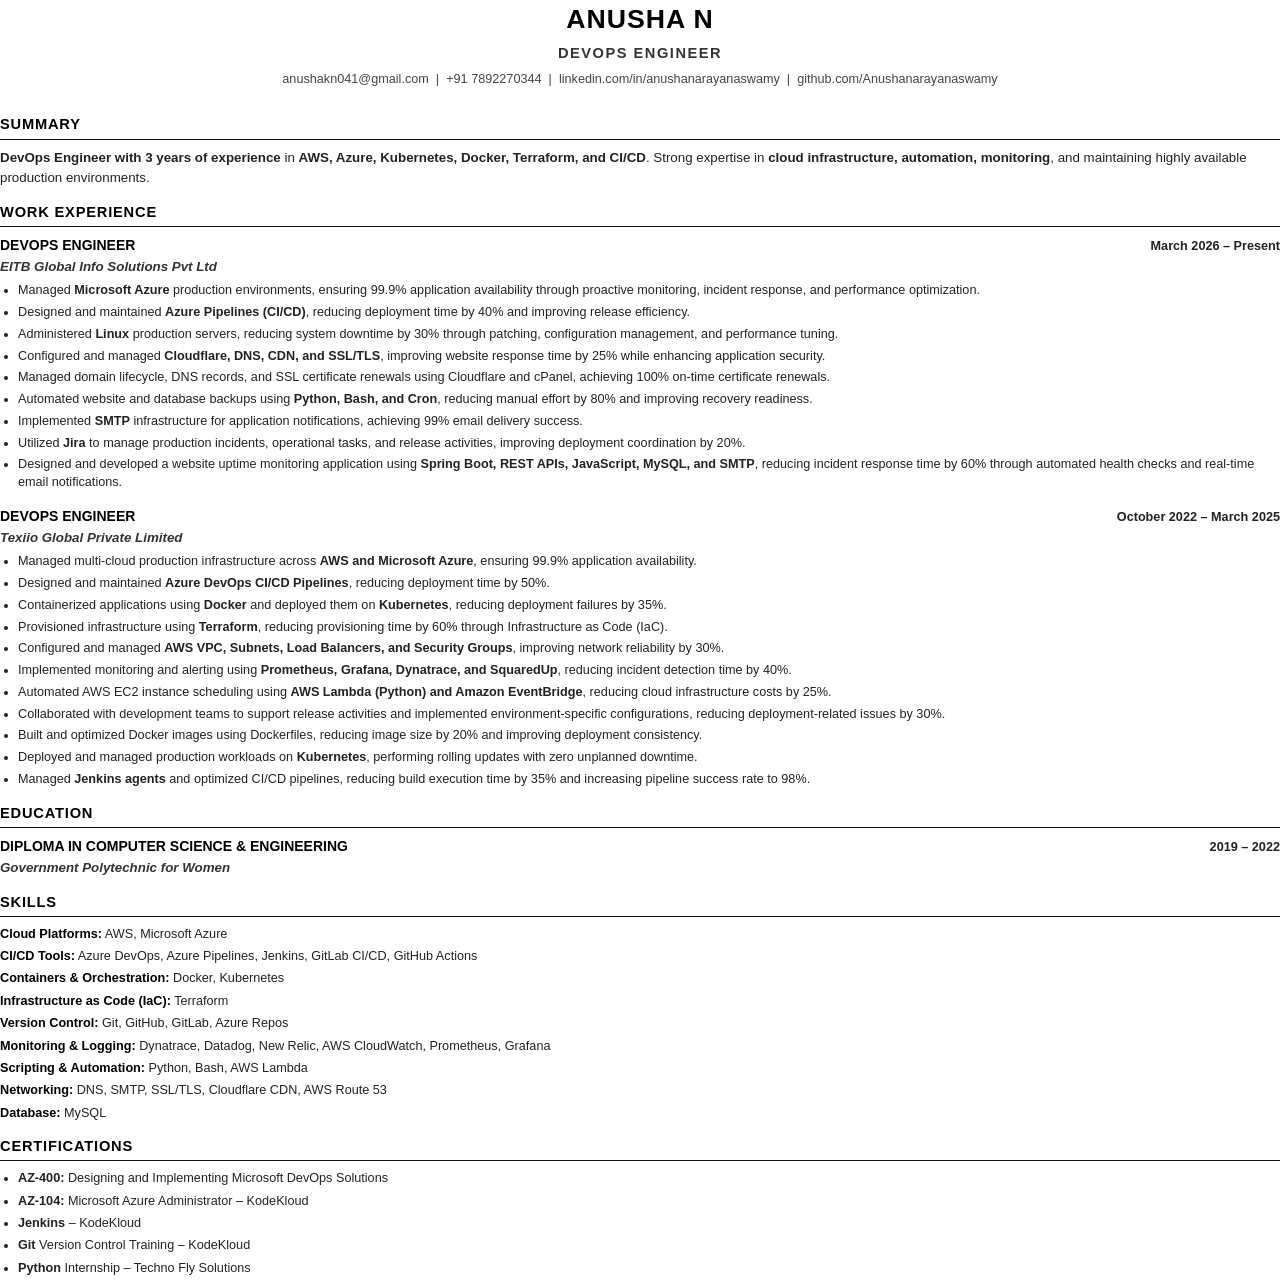
<file: resume_printable.html>
<!DOCTYPE html>
<html lang="en">
<head>
  <meta charset="UTF-8">
  <title>Anusha N - DevOps Engineer Resume</title>
  <style>
    @page {
      size: A4;
      margin: 15mm 18mm 15mm 18mm;
    }
    
    * {
      box-sizing: border-box;
      margin: 0;
      padding: 0;
    }
    
    body {
      font-family: 'Helvetica Neue', Arial, sans-serif;
      color: #111111;
      line-height: 1.45;
      font-size: 10.5pt;
      background: #ffffff;
    }
    
    .header {
      text-align: center;
      margin-bottom: 16px;
      padding-bottom: 10px;
    }
    
    .header h1 {
      font-size: 20pt;
      font-weight: 700;
      letter-spacing: 1px;
      margin-bottom: 4px;
      color: #000000;
    }
    
    .header h2 {
      font-size: 11pt;
      font-weight: 600;
      text-transform: uppercase;
      letter-spacing: 1.5px;
      color: #333333;
      margin-bottom: 6px;
    }
    
    .contact-info {
      font-size: 9.5pt;
      color: #444444;
    }
    
    .contact-info a {
      color: #111111;
      text-decoration: none;
    }
    
    .section-title {
      font-size: 11pt;
      font-weight: 700;
      text-transform: uppercase;
      letter-spacing: 0.8px;
      border-bottom: 1px solid #111111;
      padding-bottom: 3px;
      margin-top: 14px;
      margin-bottom: 8px;
      color: #000000;
    }
    
    .summary-text {
      font-size: 10pt;
      color: #222222;
      line-height: 1.5;
    }
    
    .job-block {
      margin-bottom: 14px;
    }
    
    .job-header {
      display: flex;
      justify-content: space-between;
      align-items: baseline;
      margin-bottom: 2px;
    }
    
    .job-title {
      font-weight: 700;
      font-size: 10.5pt;
      text-transform: uppercase;
      color: #000000;
    }
    
    .job-dates {
      font-weight: 600;
      font-size: 9.5pt;
      color: #222222;
    }
    
    .company-name {
      font-weight: 700;
      font-style: italic;
      font-size: 10pt;
      color: #333333;
      margin-bottom: 6px;
    }
    
    ul.bullets {
      margin-left: 18px;
      margin-bottom: 6px;
    }
    
    ul.bullets li {
      font-size: 9.5pt;
      color: #222222;
      margin-bottom: 4px;
      line-height: 1.4;
    }

    .skill-group {
      font-size: 9.5pt;
      margin-bottom: 4px;
      color: #222222;
    }

    .skill-group strong {
      color: #000000;
      font-weight: 700;
    }
    
    .cert-list {
      margin-left: 18px;
    }
    
    .cert-list li {
      font-size: 9.5pt;
      margin-bottom: 4px;
      color: #222222;
    }
  </style>
</head>
<body>

  <!-- Header -->
  <div class="header">
    <h1>ANUSHA N</h1>
    <h2>DevOps Engineer</h2>
    <div class="contact-info">
      anushakn041@gmail.com &nbsp;|&nbsp; +91 7892270344 &nbsp;|&nbsp; linkedin.com/in/anushanarayanaswamy &nbsp;|&nbsp; github.com/Anushanarayanaswamy
    </div>
  </div>

  <!-- Summary -->
  <div class="section-title">Summary</div>
  <p class="summary-text">
    <strong>DevOps Engineer with 3 years of experience</strong> in <strong>AWS, Azure, Kubernetes, Docker, Terraform, and CI/CD</strong>. Strong expertise in <strong>cloud infrastructure, automation, monitoring</strong>, and maintaining highly available production environments.
  </p>

  <!-- Work Experience -->
  <div class="section-title">Work Experience</div>

  <!-- Job 1 -->
  <div class="job-block">
    <div class="job-header">
      <span class="job-title">DEVOPS ENGINEER</span>
      <span class="job-dates">March 2026 – Present</span>
    </div>
    <div class="company-name">EITB Global Info Solutions Pvt Ltd</div>
    <ul class="bullets">
      <li>Managed <strong>Microsoft Azure</strong> production environments, ensuring 99.9% application availability through proactive monitoring, incident response, and performance optimization.</li>
      <li>Designed and maintained <strong>Azure Pipelines (CI/CD)</strong>, reducing deployment time by 40% and improving release efficiency.</li>
      <li>Administered <strong>Linux</strong> production servers, reducing system downtime by 30% through patching, configuration management, and performance tuning.</li>
      <li>Configured and managed <strong>Cloudflare, DNS, CDN, and SSL/TLS</strong>, improving website response time by 25% while enhancing application security.</li>
      <li>Managed domain lifecycle, DNS records, and SSL certificate renewals using Cloudflare and cPanel, achieving 100% on-time certificate renewals.</li>
      <li>Automated website and database backups using <strong>Python, Bash, and Cron</strong>, reducing manual effort by 80% and improving recovery readiness.</li>
      <li>Implemented <strong>SMTP</strong> infrastructure for application notifications, achieving 99% email delivery success.</li>
      <li>Utilized <strong>Jira</strong> to manage production incidents, operational tasks, and release activities, improving deployment coordination by 20%.</li>
      <li>Designed and developed a website uptime monitoring application using <strong>Spring Boot, REST APIs, JavaScript, MySQL, and SMTP</strong>, reducing incident response time by 60% through automated health checks and real-time email notifications.</li>
    </ul>
  </div>

  <!-- Job 2 -->
  <div class="job-block">
    <div class="job-header">
      <span class="job-title">DEVOPS ENGINEER</span>
      <span class="job-dates">October 2022 – March 2025</span>
    </div>
    <div class="company-name">Texiio Global Private Limited</div>
    <ul class="bullets">
      <li>Managed multi-cloud production infrastructure across <strong>AWS and Microsoft Azure</strong>, ensuring 99.9% application availability.</li>
      <li>Designed and maintained <strong>Azure DevOps CI/CD Pipelines</strong>, reducing deployment time by 50%.</li>
      <li>Containerized applications using <strong>Docker</strong> and deployed them on <strong>Kubernetes</strong>, reducing deployment failures by 35%.</li>
      <li>Provisioned infrastructure using <strong>Terraform</strong>, reducing provisioning time by 60% through Infrastructure as Code (IaC).</li>
      <li>Configured and managed <strong>AWS VPC, Subnets, Load Balancers, and Security Groups</strong>, improving network reliability by 30%.</li>
      <li>Implemented monitoring and alerting using <strong>Prometheus, Grafana, Dynatrace, and SquaredUp</strong>, reducing incident detection time by 40%.</li>
      <li>Automated AWS EC2 instance scheduling using <strong>AWS Lambda (Python) and Amazon EventBridge</strong>, reducing cloud infrastructure costs by 25%.</li>
      <li>Collaborated with development teams to support release activities and implemented environment-specific configurations, reducing deployment-related issues by 30%.</li>
      <li>Built and optimized Docker images using Dockerfiles, reducing image size by 20% and improving deployment consistency.</li>
      <li>Deployed and managed production workloads on <strong>Kubernetes</strong>, performing rolling updates with zero unplanned downtime.</li>
      <li>Managed <strong>Jenkins agents</strong> and optimized CI/CD pipelines, reducing build execution time by 35% and increasing pipeline success rate to 98%.</li>
    </ul>
  </div>

  <!-- Education -->
  <div class="section-title">Education</div>
  <div class="job-header" style="margin-bottom: 2px;">
    <span class="job-title">Diploma in Computer Science & Engineering</span>
    <span class="job-dates">2019 – 2022</span>
  </div>
  <div class="company-name" style="margin-bottom: 10px;">Government Polytechnic for Women</div>

  <!-- Skills -->
  <div class="section-title">Skills</div>
  <div class="skill-group"><strong>Cloud Platforms:</strong> AWS, Microsoft Azure</div>
  <div class="skill-group"><strong>CI/CD Tools:</strong> Azure DevOps, Azure Pipelines, Jenkins, GitLab CI/CD, GitHub Actions</div>
  <div class="skill-group"><strong>Containers & Orchestration:</strong> Docker, Kubernetes</div>
  <div class="skill-group"><strong>Infrastructure as Code (IaC):</strong> Terraform</div>
  <div class="skill-group"><strong>Version Control:</strong> Git, GitHub, GitLab, Azure Repos</div>
  <div class="skill-group"><strong>Monitoring & Logging:</strong> Dynatrace, Datadog, New Relic, AWS CloudWatch, Prometheus, Grafana</div>
  <div class="skill-group"><strong>Scripting & Automation:</strong> Python, Bash, AWS Lambda</div>
  <div class="skill-group"><strong>Networking:</strong> DNS, SMTP, SSL/TLS, Cloudflare CDN, AWS Route 53</div>
  <div class="skill-group"><strong>Database:</strong> MySQL</div>

  <!-- Certifications -->
  <div class="section-title">Certifications</div>
  <ul class="cert-list">
    <li><strong>AZ-400:</strong> Designing and Implementing Microsoft DevOps Solutions</li>
    <li><strong>AZ-104:</strong> Microsoft Azure Administrator – KodeKloud</li>
    <li><strong>Jenkins</strong> – KodeKloud</li>
    <li><strong>Git</strong> Version Control Training – KodeKloud</li>
    <li><strong>Python</strong> Internship – Techno Fly Solutions</li>
  </ul>

</body>
</html>
</file>
<file: style.css>
/* -------------------------------------------------------------------
   ANUSHA N - DEVOPS PORTFOLIO (FULL VISUAL RESUME + SLIDER STYLES)
------------------------------------------------------------------- */

:root {
  /* Dark Theme Variables */
  --bg-primary: #090a0f;
  --bg-secondary: #11131c;
  --bg-card: rgba(17, 19, 28, 0.85);
  --bg-card-border: 1px solid rgba(168, 85, 247, 0.22);
  --bg-card-hover: rgba(25, 28, 42, 0.95);

  --text-main: #f8fafc;
  --text-muted: #94a3b8;
  --text-dim: #64748b;

  --accent-purple: #a855f7;
  --accent-purple-light: #c084fc;
  --accent-purple-dark: #7e22ce;
  --accent-purple-glow: rgba(168, 85, 247, 0.3);

  --accent-cyan: #00f2fe;
  --accent-blue: #3b82f6;

  --navbar-bg: rgba(9, 10, 15, 0.92);
  --glass-border: 1px solid rgba(255, 255, 255, 0.08);

  --shadow-sm: 0 4px 12px rgba(0, 0, 0, 0.3);
  --shadow-lg: 0 10px 30px rgba(0, 0, 0, 0.5);
  --shadow-purple: 0 8px 25px rgba(168, 85, 247, 0.25);

  --radius-sm: 8px;
  --radius-md: 14px;
  --radius-lg: 20px;
  --radius-full: 9999px;

  --font-main: 'Inter', system-ui, -apple-system, sans-serif;
  --font-heading: 'Outfit', sans-serif;
  --font-code: 'Fira Code', monospace;

  --transition: all 0.3s cubic-bezier(0.4, 0, 0.2, 1);
}

/* Light Theme Variables */
body.light-theme {
  --bg-primary: #f8fafc;
  --bg-secondary: #ffffff;
  --bg-card: rgba(255, 255, 255, 0.92);
  --bg-card-border: 1px solid rgba(168, 85, 247, 0.2);
  --bg-card-hover: #ffffff;

  --text-main: #0f172a;
  --text-muted: #475569;
  --text-dim: #94a3b8;

  --accent-purple: #9333ea;
  --accent-purple-light: #a855f7;
  --accent-purple-dark: #6b21a8;
  --accent-purple-glow: rgba(147, 51, 234, 0.2);

  --navbar-bg: rgba(248, 250, 252, 0.92);
  --glass-border: 1px solid rgba(168, 85, 247, 0.15);

  --shadow-sm: 0 4px 12px rgba(0, 0, 0, 0.05);
  --shadow-lg: 0 10px 25px rgba(0, 0, 0, 0.08);
  --shadow-purple: 0 8px 25px rgba(147, 51, 234, 0.15);
}

/* Resets */
* {
  margin: 0;
  padding: 0;
  box-sizing: border-box;
}

html {
  scroll-behavior: smooth;
}

body {
  font-family: var(--font-main);
  background-color: var(--bg-primary);
  color: var(--text-main);
  line-height: 1.6;
  overflow-x: hidden;
  transition: background-color 0.4s ease, color 0.4s ease;
}

.container {
  width: 90%;
  max-width: 1140px;
  margin: 0 auto;
}

.section-padding {
  padding: 90px 0;
}

.text-center { text-align: center; }

/* Background Glow */
.bg-glow-container {
  position: fixed;
  inset: 0;
  pointer-events: none;
  z-index: -1;
  overflow: hidden;
}

.glow-orb {
  position: absolute;
  border-radius: 50%;
  filter: blur(140px);
  opacity: 0.22;
}

.orb-purple {
  width: 550px;
  height: 550px;
  background: var(--accent-purple);
  top: -10%;
  right: -10%;
}

.orb-blue {
  width: 450px;
  height: 450px;
  background: var(--accent-blue);
  bottom: 10%;
  left: -10%;
}

.grid-overlay {
  position: absolute;
  inset: 0;
  background-image: radial-gradient(rgba(255, 255, 255, 0.04) 1px, transparent 1px);
  background-size: 32px 32px;
}

/* Glass Card */
.glass-card {
  background: var(--bg-card);
  backdrop-filter: blur(16px);
  -webkit-backdrop-filter: blur(16px);
  border: var(--bg-card-border);
  border-radius: var(--radius-md);
  box-shadow: var(--shadow-sm);
  transition: var(--transition);
}

.glass-card:hover {
  background: var(--bg-card-hover);
  border-color: var(--accent-purple);
  transform: translateY(-4px);
  box-shadow: var(--shadow-purple);
}

/* Typography */
h1, h2, h3, h4 {
  font-family: var(--font-heading);
  color: var(--text-main);
}

.gradient-text {
  background: linear-gradient(135deg, var(--accent-purple-light) 0%, var(--accent-cyan) 100%);
  -webkit-background-clip: text;
  -webkit-text-fill-color: transparent;
}

.section-title {
  font-size: 2.2rem;
  margin-bottom: 10px;
}

.section-desc {
  color: var(--text-muted);
  max-width: 620px;
  margin: 0 auto 16px;
  font-size: 1.05rem;
}

.title-underline {
  width: 50px;
  height: 4px;
  background: linear-gradient(90deg, var(--accent-purple), var(--accent-cyan));
  margin: 0 auto 44px;
  border-radius: var(--radius-full);
}

/* Navbar */
.navbar {
  position: fixed;
  top: 0;
  left: 0;
  width: 100%;
  z-index: 1000;
  background: var(--navbar-bg);
  backdrop-filter: blur(12px);
  border-bottom: var(--glass-border);
  padding: 18px 0;
  transition: var(--transition);
}

.navbar.scrolled {
  padding: 12px 0;
  box-shadow: var(--shadow-sm);
}

.nav-container {
  display: flex;
  align-items: center;
  justify-content: space-between;
}

.nav-logo {
  text-decoration: none;
  font-family: var(--font-heading);
  font-weight: 700;
  font-size: 1.25rem;
  color: var(--text-main);
}

.nav-menu {
  display: flex;
  align-items: center;
  gap: 28px;
}

.nav-link {
  text-decoration: none;
  color: var(--text-muted);
  font-weight: 500;
  font-size: 0.95rem;
  transition: var(--transition);
}

.nav-link:hover, .nav-link.active {
  color: var(--accent-purple-light);
}

.nav-actions {
  display: flex;
  align-items: center;
  gap: 12px;
}

.theme-toggle-btn {
  background: var(--bg-card);
  border: var(--bg-card-border);
  color: var(--accent-purple-light);
  width: 38px;
  height: 38px;
  border-radius: 50%;
  display: flex;
  align-items: center;
  justify-content: center;
  cursor: pointer;
  font-size: 1.1rem;
  transition: var(--transition);
}

.theme-toggle-btn:hover {
  background: var(--accent-purple-glow);
  transform: rotate(15deg);
}

.mobile-toggle {
  display: none;
  background: transparent;
  border: none;
  color: var(--text-main);
  font-size: 1.3rem;
  cursor: pointer;
}

/* Buttons */
.btn {
  display: inline-flex;
  align-items: center;
  justify-content: center;
  gap: 8px;
  padding: 12px 24px;
  font-size: 0.95rem;
  font-weight: 600;
  border-radius: var(--radius-sm);
  text-decoration: none;
  cursor: pointer;
  transition: var(--transition);
  border: none;
}

.btn-purple {
  background: linear-gradient(135deg, var(--accent-purple) 0%, var(--accent-purple-dark) 100%);
  color: #ffffff;
  box-shadow: 0 4px 15px var(--accent-purple-glow);
}

.btn-purple:hover {
  transform: translateY(-2px);
  box-shadow: 0 6px 20px rgba(168, 85, 247, 0.45);
}

.btn-outline-purple {
  background: transparent;
  color: var(--accent-purple-light);
  border: 1px solid var(--accent-purple);
}

.btn-outline-purple:hover {
  background: var(--accent-purple-glow);
  color: #ffffff;
}

.btn-lg {
  padding: 14px 28px;
  font-size: 1.05rem;
}

.btn-block {
  width: 100%;
}

/* Hero Section */
.hero-section {
  padding: 160px 0 90px;
  text-align: center;
}

.hero-greeting {
  font-size: 3.2rem;
  line-height: 1.2;
  margin-bottom: 12px;
}

.hero-subtitle {
  font-size: 1.6rem;
  color: var(--text-muted);
  font-weight: 500;
  margin-bottom: 20px;
}

.hero-description {
  max-width: 640px;
  margin: 0 auto 30px;
  font-size: 1.05rem;
  color: var(--text-muted);
}

.hero-buttons {
  display: flex;
  justify-content: center;
  gap: 16px;
  margin-bottom: 30px;
}

.social-links {
  display: flex;
  justify-content: center;
  gap: 16px;
}

.social-icon {
  width: 42px;
  height: 42px;
  border-radius: 50%;
  background: var(--bg-card);
  border: var(--glass-border);
  color: var(--text-muted);
  display: flex;
  align-items: center;
  justify-content: center;
  text-decoration: none;
  font-size: 1.1rem;
  transition: var(--transition);
}

.social-icon:hover {
  color: var(--accent-purple-light);
  border-color: var(--accent-purple);
  transform: translateY(-3px);
}

/* What I Do Section */
.wid-grid {
  display: grid;
  grid-template-columns: repeat(3, 1fr);
  gap: 24px;
}

.wid-card {
  padding: 36px 28px;
  text-align: center;
}

.wid-icon-wrap {
  width: 60px;
  height: 60px;
  border-radius: var(--radius-md);
  background: var(--accent-purple-glow);
  border: 1px solid var(--accent-purple);
  display: flex;
  align-items: center;
  justify-content: center;
  margin: 0 auto 20px;
  transition: var(--transition);
}

.wid-icon {
  font-size: 1.8rem;
  color: var(--accent-purple-light);
}

.wid-card:hover .wid-icon-wrap {
  transform: scale(1.1) rotate(5deg);
  background: var(--accent-purple);
}

.wid-card:hover .wid-icon {
  color: #ffffff;
}

.wid-card h3 {
  font-size: 1.2rem;
  margin-bottom: 12px;
}

.wid-card p {
  color: var(--text-muted);
  font-size: 0.95rem;
}

/* About Section */
.about-content {
  padding: 40px;
}

.about-bio p {
  font-size: 1.05rem;
  margin-bottom: 16px;
  color: var(--text-main);
}

.about-highlights-grid {
  display: grid;
  grid-template-columns: repeat(3, 1fr);
  gap: 20px;
  margin-top: 30px;
  padding-top: 24px;
  border-top: 1px solid rgba(255, 255, 255, 0.08);
}

.ab-card {
  text-align: center;
  padding: 20px;
  background: rgba(255, 255, 255, 0.02);
  border-radius: var(--radius-sm);
}

.ab-icon {
  font-size: 1.6rem;
  color: var(--accent-purple-light);
  margin-bottom: 10px;
}

.ab-card h4 {
  font-size: 1.05rem;
  margin-bottom: 8px;
}

.ab-card p {
  font-size: 0.85rem;
  color: var(--text-muted);
}

/* CAROUSEL SLIDER STYLES */
.slider-wrapper {
  position: relative;
  display: flex;
  align-items: center;
  gap: 12px;
  margin-bottom: 24px;
}

.slider-container {
  overflow: hidden;
  width: 100%;
  border-radius: var(--radius-md);
}

.slider-track {
  display: flex;
  gap: 20px;
  transition: transform 0.4s ease-in-out;
}

.slider-arrow {
  width: 44px;
  height: 44px;
  border-radius: 50%;
  background: var(--bg-card);
  border: var(--bg-card-border);
  color: var(--accent-purple-light);
  display: flex;
  align-items: center;
  justify-content: center;
  cursor: pointer;
  font-size: 1.1rem;
  flex-shrink: 0;
  z-index: 10;
  transition: var(--transition);
}

.slider-arrow:hover {
  background: var(--accent-purple);
  color: #ffffff;
  box-shadow: 0 4px 15px var(--accent-purple-glow);
}

.slider-card {
  flex: 0 0 calc(33.333% - 14px);
  min-width: 280px;
  padding: 30px;
  text-align: left;
}

.slider-card-header {
  display: flex;
  align-items: center;
  gap: 12px;
  margin-bottom: 20px;
}

.cat-icon {
  font-size: 1.5rem;
  color: var(--accent-purple-light);
}

.slider-card h3 {
  font-size: 1.15rem;
}

.slider-badge-list {
  display: flex;
  flex-wrap: wrap;
  gap: 10px;
}

.skill-item {
  background: rgba(255, 255, 255, 0.05);
  border: 1px solid rgba(255, 255, 255, 0.1);
  padding: 8px 14px;
  border-radius: var(--radius-sm);
  font-size: 0.85rem;
  font-weight: 500;
  color: var(--text-main);
  display: inline-flex;
  align-items: center;
  gap: 8px;
}

.aws-color { color: #ff9900; }
.azure-color { color: #0089d6; }
.docker-color { color: #2496ed; }
.k8s-color { color: #326ce5; }
.terraform-color { color: #844fba; }
.jenkins-color { color: #d24939; }
.python-color { color: #3776ab; }
.mysql-color { color: #00758f; }

.slider-dots {
  display: flex;
  justify-content: center;
  gap: 8px;
}

.dot-indicator {
  width: 10px;
  height: 10px;
  border-radius: 50%;
  background: rgba(255, 255, 255, 0.2);
  cursor: pointer;
  transition: var(--transition);
}

.dot-indicator.active {
  background: var(--accent-purple);
  width: 24px;
  border-radius: var(--radius-full);
}

/* Projects Slide Card */
.project-card-slide {
  flex: 0 0 calc(33.333% - 14px);
  min-width: 320px;
  padding: 30px;
  display: flex;
  flex-direction: column;
  justify-content: space-between;
}

.p-slide-header {
  display: flex;
  align-items: center;
  gap: 12px;
  margin-bottom: 14px;
}

.p-icon {
  font-size: 1.4rem;
  color: var(--accent-purple-light);
}

.p-slide-header h3 {
  font-size: 1.15rem;
}

.p-tags-list {
  display: flex;
  flex-wrap: wrap;
  gap: 6px;
  margin-bottom: 16px;
}

.p-tag {
  font-size: 0.75rem;
  background: rgba(168, 85, 247, 0.15);
  color: var(--accent-purple-light);
  border: 1px solid var(--accent-purple);
  padding: 3px 8px;
  border-radius: var(--radius-sm);
}

.p-desc {
  font-size: 0.9rem;
  color: var(--text-muted);
  margin-bottom: 20px;
}

.key-outcomes-box {
  background: rgba(0, 0, 0, 0.25);
  border: 1px solid rgba(168, 85, 247, 0.2);
  border-radius: var(--radius-sm);
  padding: 16px;
  margin-bottom: 16px;
}

.ko-title {
  font-size: 0.85rem;
  font-weight: 700;
  color: var(--accent-purple-light);
  margin-bottom: 8px;
  display: flex;
  align-items: center;
  gap: 6px;
}

.ko-list {
  list-style: none;
  font-size: 0.82rem;
  color: var(--text-muted);
  display: flex;
  flex-direction: column;
  gap: 6px;
}

.ko-list li {
  position: relative;
  padding-left: 14px;
}

.ko-list li::before {
  content: '▪';
  position: absolute;
  left: 0;
  color: var(--accent-purple);
}

.p-github-btn {
  display: inline-flex;
  align-items: center;
  gap: 8px;
  margin-top: 14px;
  font-size: 0.85rem;
  font-weight: 600;
  color: var(--accent-purple-light);
  text-decoration: none;
  background: rgba(168, 85, 247, 0.12);
  border: 1px solid var(--accent-purple);
  padding: 8px 16px;
  border-radius: var(--radius-sm);
  transition: var(--transition);
  align-self: flex-start;
}

.p-github-btn:hover {
  background: var(--accent-purple);
  color: #ffffff;
  box-shadow: 0 4px 12px var(--accent-purple-glow);
}

/* Experience Timeline */
.timeline-wrapper {
  display: flex;
  flex-direction: column;
  gap: 24px;
}

.timeline-card {
  padding: 32px;
}

.exp-head {
  display: flex;
  justify-content: space-between;
  align-items: flex-start;
  margin-bottom: 20px;
  flex-wrap: wrap;
  gap: 12px;
}

.exp-title {
  font-size: 1.3rem;
  color: var(--text-main);
  margin-bottom: 4px;
}

.exp-company {
  font-size: 1rem;
  color: var(--accent-purple-light);
  font-weight: 500;
}

.exp-badge {
  background: var(--accent-purple-glow);
  color: var(--accent-purple-light);
  border: 1px solid var(--accent-purple);
  padding: 4px 12px;
  border-radius: var(--radius-full);
  font-size: 0.85rem;
  font-weight: 600;
}

.exp-bullets {
  list-style: none;
  display: flex;
  flex-direction: column;
  gap: 10px;
  font-size: 0.92rem;
}

.exp-bullets li {
  position: relative;
  padding-left: 20px;
  color: var(--text-muted);
}

.exp-bullets li::before {
  content: '▹';
  position: absolute;
  left: 0;
  color: var(--accent-purple-light);
  font-weight: bold;
}

/* VISUAL IN-PAGE RESUME DOCUMENT CONTAINER */
.resume-paper-container {
  padding: 40px;
  max-width: 900px;
  margin: 0 auto;
  text-align: left;
}

.resume-paper-header {
  border-bottom: 2px solid var(--accent-purple);
  padding-bottom: 20px;
  margin-bottom: 30px;
}

.r-name {
  font-size: 2.2rem;
  letter-spacing: 1px;
  margin-bottom: 4px;
}

.r-role {
  font-size: 1.1rem;
  color: var(--accent-purple-light);
  letter-spacing: 2px;
  text-transform: uppercase;
  margin-bottom: 12px;
}

.r-contacts {
  display: flex;
  justify-content: center;
  gap: 20px;
  flex-wrap: wrap;
  font-size: 0.9rem;
  color: var(--text-muted);
  margin-bottom: 20px;
}

.r-contacts span {
  display: flex;
  align-items: center;
  gap: 6px;
}

.r-actions-top {
  display: flex;
  justify-content: center;
  gap: 14px;
  margin-top: 16px;
}

.r-sec {
  margin-bottom: 28px;
}

.r-sec-title {
  font-size: 1.15rem;
  text-transform: uppercase;
  letter-spacing: 1px;
  color: var(--accent-purple-light);
  border-bottom: 1px solid rgba(168, 85, 247, 0.3);
  padding-bottom: 4px;
  margin-bottom: 14px;
}

.r-sec-text {
  font-size: 0.95rem;
  color: var(--text-muted);
  line-height: 1.6;
}

.r-job {
  margin-bottom: 20px;
}

.r-job-head {
  display: flex;
  justify-content: space-between;
  align-items: center;
  margin-bottom: 4px;
}

.r-job-role {
  font-weight: 700;
  font-size: 1rem;
  color: var(--text-main);
  text-transform: uppercase;
}

.r-job-date {
  font-size: 0.85rem;
  color: var(--accent-purple-light);
  font-weight: 600;
}

.r-job-comp {
  font-style: italic;
  font-size: 0.95rem;
  color: var(--text-muted);
  margin-bottom: 8px;
}

.r-bullets {
  list-style: none;
  display: flex;
  flex-direction: column;
  gap: 6px;
  font-size: 0.9rem;
  color: var(--text-muted);
  padding-left: 16px;
}

.r-bullets li {
  position: relative;
  padding-left: 14px;
}

.r-bullets li::before {
  content: '▪';
  position: absolute;
  left: 0;
  color: var(--accent-purple);
}

.r-skill-line {
  font-size: 0.9rem;
  color: var(--text-muted);
  margin-bottom: 6px;
}

.r-skill-line strong {
  color: var(--text-main);
}

/* Contact Section */
.contact-grid {
  display: grid;
  grid-template-columns: 1fr 1fr;
  gap: 30px;
}

.contact-info, .contact-form-card {
  padding: 36px;
}

.contact-info h3, .contact-form-card h3 {
  font-size: 1.3rem;
  margin-bottom: 12px;
}

.contact-info p {
  color: var(--text-muted);
  margin-bottom: 24px;
}

.contact-links-list {
  display: flex;
  flex-direction: column;
  gap: 18px;
}

.c-link {
  display: flex;
  align-items: center;
  gap: 16px;
  text-decoration: none;
  color: var(--text-main);
}

.c-link-icon {
  width: 44px;
  height: 44px;
  border-radius: 50%;
  background: var(--accent-purple-glow);
  color: var(--accent-purple-light);
  display: flex;
  align-items: center;
  justify-content: center;
  font-size: 1.1rem;
}

.c-label {
  display: block;
  font-size: 0.75rem;
  color: var(--text-muted);
}

.c-value {
  font-weight: 600;
  font-size: 0.95rem;
}

.form-group {
  margin-bottom: 18px;
}

.form-group label {
  display: block;
  font-size: 0.85rem;
  margin-bottom: 6px;
  color: var(--text-muted);
}

.form-group input, .form-group textarea {
  width: 100%;
  padding: 12px 16px;
  background: rgba(0, 0, 0, 0.25);
  border: 1px solid rgba(255, 255, 255, 0.1);
  border-radius: var(--radius-sm);
  color: var(--text-main);
  font-family: var(--font-main);
  font-size: 0.9rem;
  outline: none;
  transition: var(--transition);
}

.form-group input:focus, .form-group textarea:focus {
  border-color: var(--accent-purple);
  box-shadow: 0 0 10px var(--accent-purple-glow);
}

.form-feedback {
  margin-top: 14px;
  font-size: 0.85rem;
  text-align: center;
}

/* Footer */
.footer {
  background: #06070a;
  border-top: var(--glass-border);
  padding: 40px 0 30px;
}

.footer-social-icons {
  display: flex;
  justify-content: center;
  gap: 16px;
  margin-bottom: 16px;
}

.footer-social-icons a {
  color: var(--text-muted);
  font-size: 1.3rem;
  transition: var(--transition);
}

.footer-social-icons a:hover {
  color: var(--accent-purple-light);
}

.footer-copyright {
  font-size: 0.85rem;
  color: var(--text-dim);
}

/* Media Queries */
@media (max-width: 992px) {
  .slider-card, .project-card-slide {
    flex: 0 0 calc(50% - 10px);
  }
  .wid-grid, .about-highlights-grid {
    grid-template-columns: repeat(2, 1fr);
  }
  .contact-grid {
    grid-template-columns: 1fr;
  }
}

@media (max-width: 768px) {
  .slider-card, .project-card-slide {
    flex: 0 0 100%;
  }
  .nav-menu {
    position: fixed;
    top: 70px;
    right: -100%;
    width: 250px;
    height: calc(100vh - 70px);
    background: var(--bg-secondary);
    flex-direction: column;
    padding: 30px;
    align-items: flex-start;
    transition: var(--transition);
    border-left: var(--glass-border);
  }

  .nav-menu.open { right: 0; }
  .mobile-toggle { display: block; }
  .hero-greeting { font-size: 2.3rem; }
  .wid-grid, .about-highlights-grid { grid-template-columns: 1fr; }
  .resume-paper-container { padding: 24px 16px; }
}
</file>
